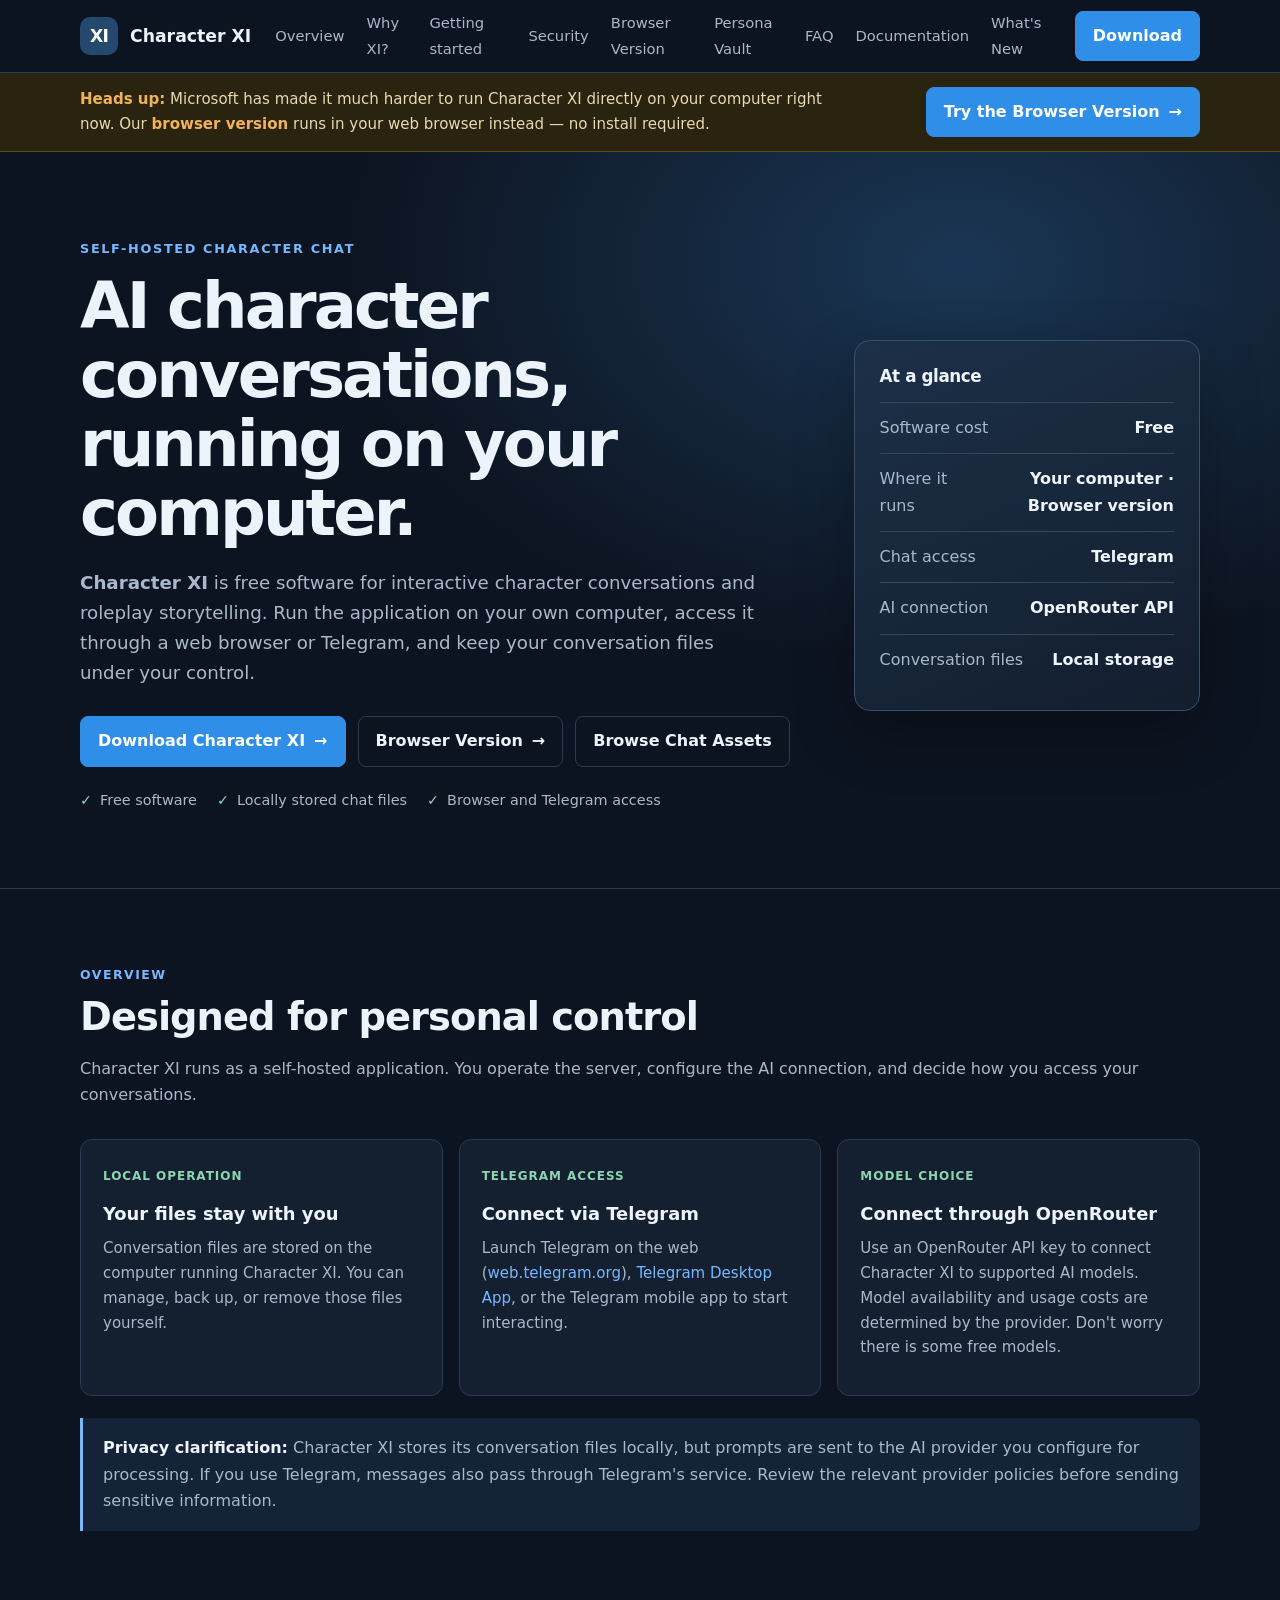
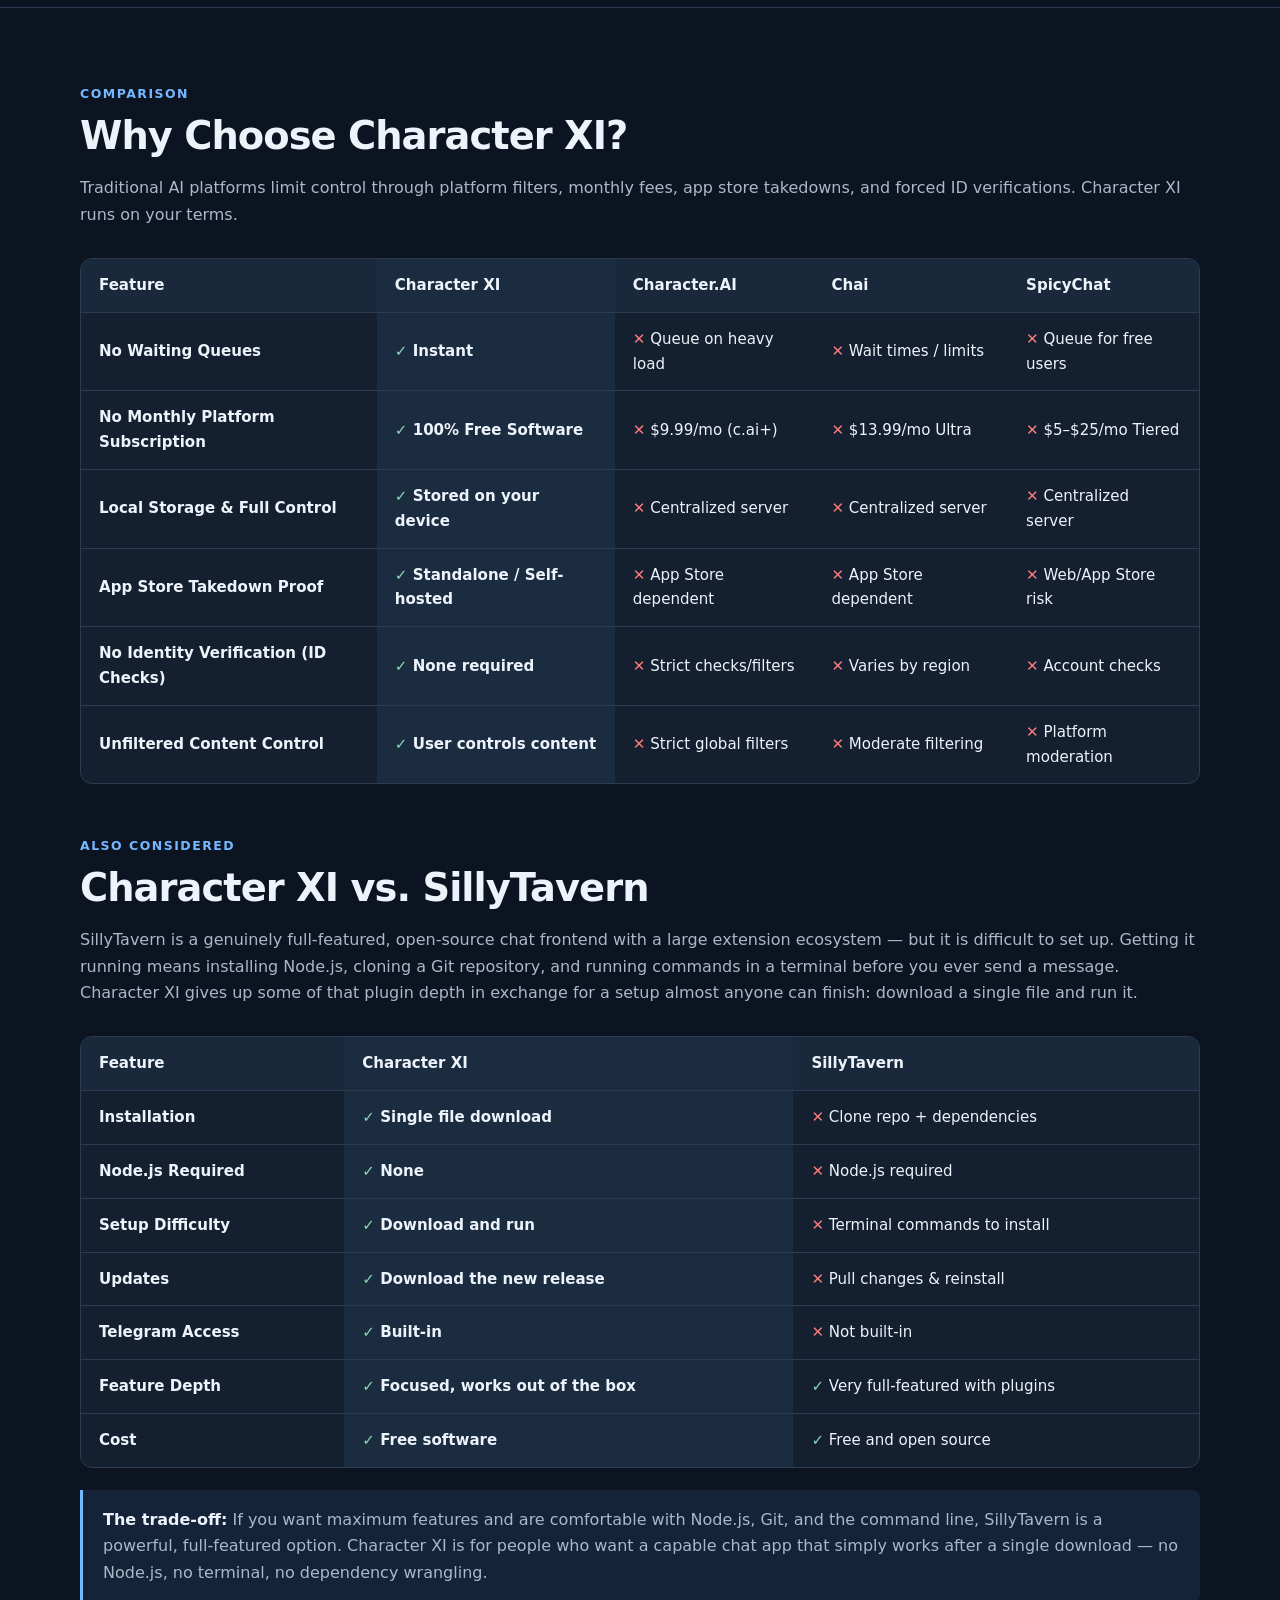
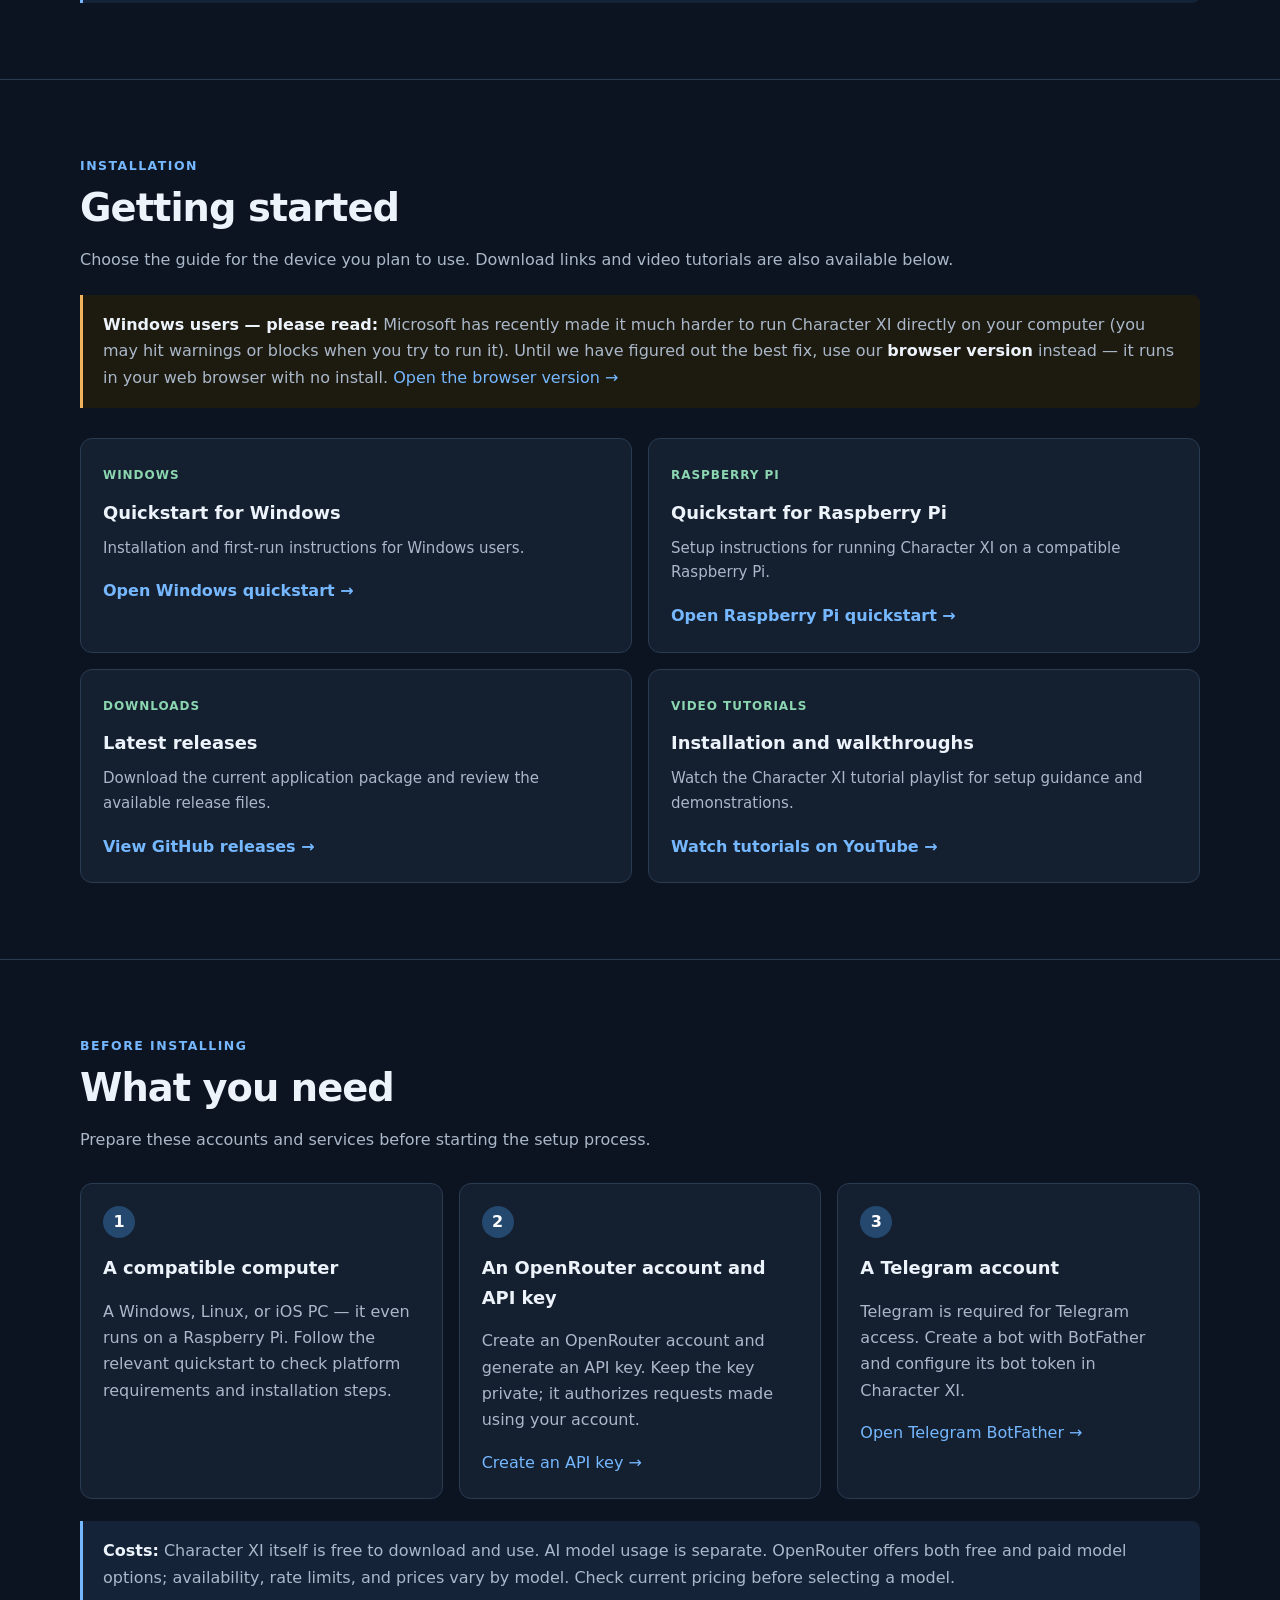
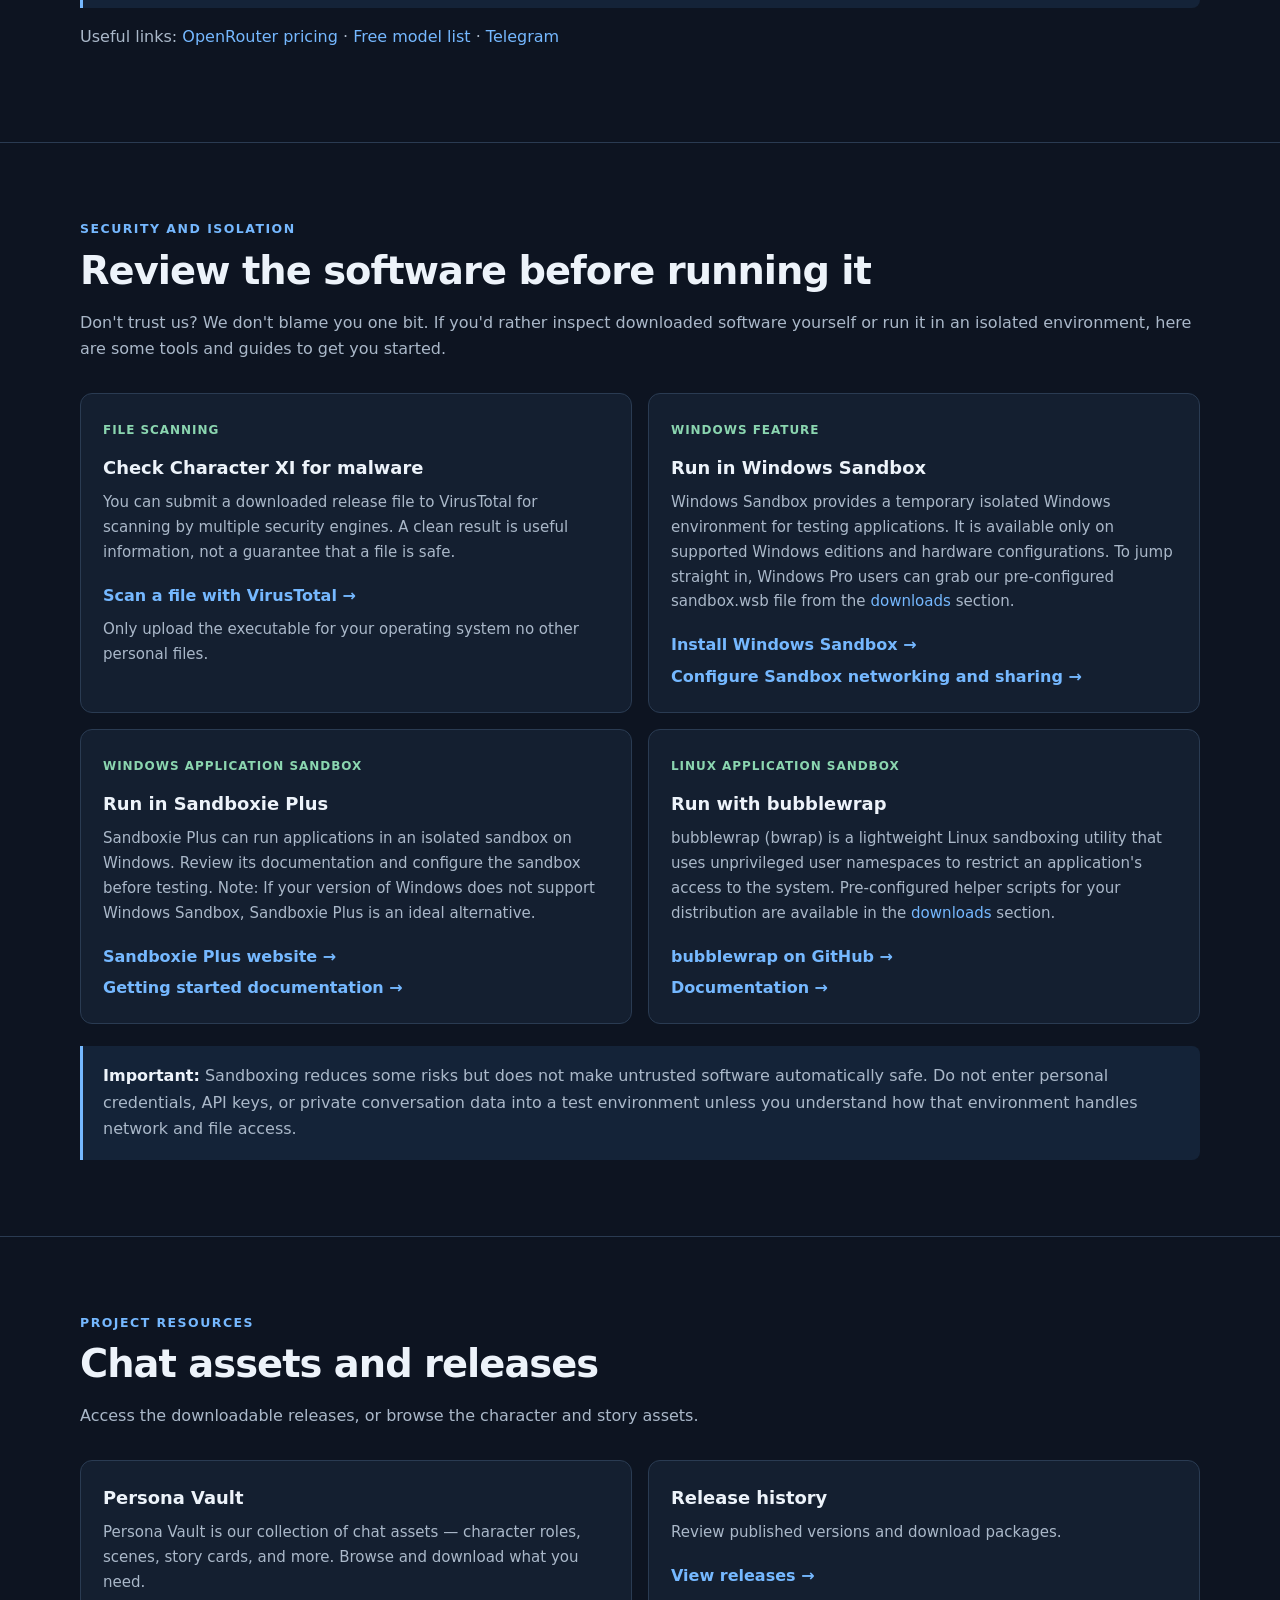
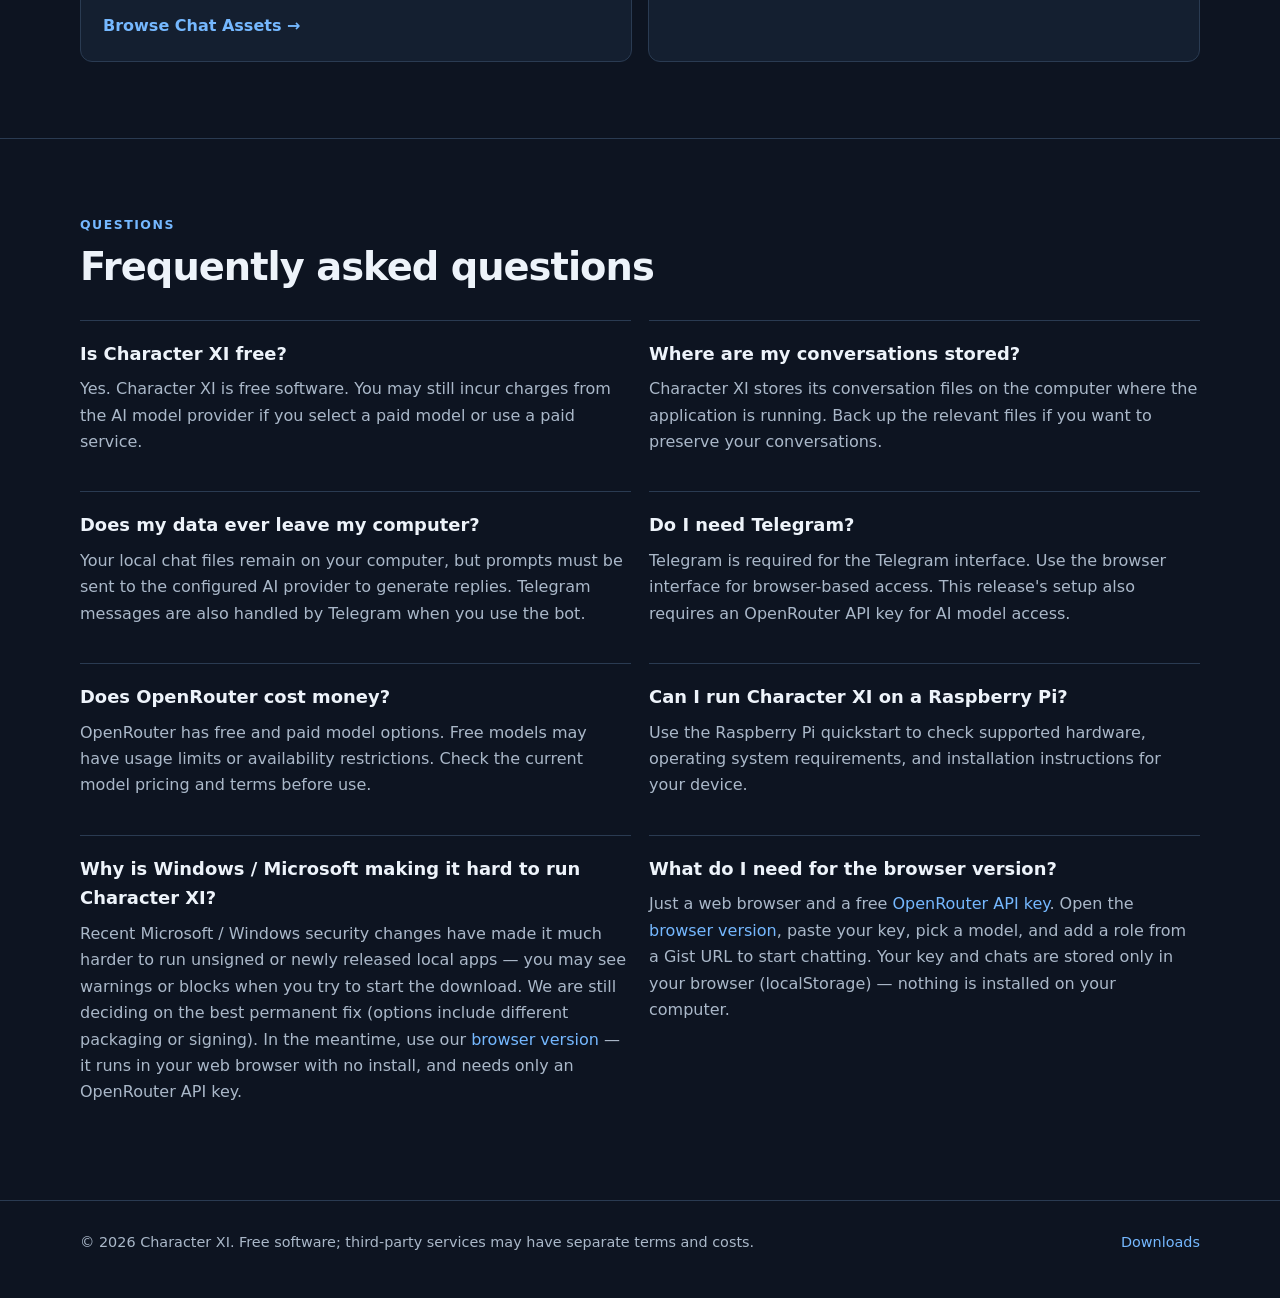
<file: index.html>
﻿<!DOCTYPE html>
<html lang="en">
<head>
  <meta charset="UTF-8">
  <meta name="viewport" content="width=device-width, initial-scale=1">
  <meta name="theme-color" content="#101827">
  <meta name="description" content="Character XI is free, self-hosted AI character chat software. Run it on your computer, keep your chat files locally, and connect through Telegram and OpenRouter.">
  <meta property="og:title" content="Character XI — Self-hosted AI character chat">
  <meta property="og:description" content="Run Character XI on your own computer. Your chat files stay local, and you choose the AI model provider.">
  <meta property="og:type" content="website">
  <title>Character XI — Self-hosted AI Character Chat</title>
  <link rel="icon" href="data:image/svg+xml,%3Csvg xmlns='http://www.w3.org/2000/svg' viewBox='0 0 64 64'%3E%3Crect width='64' height='64' rx='12' fill='%231d3557'/%3E%3Ctext x='32' y='43' font-size='30' font-family='Arial' font-weight='bold' text-anchor='middle' fill='white'%3EXI%3C/text%3E%3C/svg%3E">
  <style>
    :root {
      color-scheme: dark;
      --bg: #0d1421;
      --panel: #141f30;
      --panel-2: #19283b;
      --line: #2a3b52;
      --text: #edf3fa;
      --muted: #aab8c9;
      --accent: #75b8ff;
      --accent-strong: #2f8ee8;
      --good: #8bd6b0;
      --bad: #ff7b7b;
      --warn: #f0b35c;
      --max: 1120px;
    }
    * { box-sizing: border-box; }
    html { scroll-behavior: smooth; }
    body {
      margin: 0;
      background: var(--bg);
      color: var(--text);
      font: 16px/1.65 system-ui, -apple-system, BlinkMacSystemFont, "Segoe UI", sans-serif;
    }
    a { color: var(--accent); text-decoration: none; }
    a:hover { text-decoration: underline; }
    .container { width: min(var(--max), calc(100% - 40px)); margin: 0 auto; }
    .site-header {
      position: sticky; top: 0; z-index: 10;
      background: rgba(13,20,33,.94); backdrop-filter: blur(12px);
      border-bottom: 1px solid var(--line);
    }
    .nav { min-height: 72px; display: flex; align-items: center; justify-content: space-between; gap: 24px; }
    .brand { display: inline-flex; align-items: center; gap: 12px; color: var(--text); font-weight: 750; font-size: 1.08rem; white-space: nowrap; }
    .brand:hover { text-decoration: none; }
    .brand-mark { display: grid; place-items: center; width: 38px; height: 38px; border-radius: 10px; background: #24486e; color: white; letter-spacing: -.05em; }
    .nav-links { display: flex; align-items: center; gap: 22px; list-style: none; padding: 0; margin: 0; }
    .nav-links a { color: var(--muted); font-size: .92rem; }
    .nav-links a:hover { color: var(--text); }
    .button {
      display: inline-flex; align-items: center; justify-content: center; gap: 9px;
      border: 1px solid var(--accent-strong); border-radius: 8px; padding: 11px 17px;
      color: white; background: var(--accent-strong); font-weight: 650; transition: .15s ease;
    }
    .button:hover { background: #2478c8; text-decoration: none; }
    .button.secondary { background: transparent; border-color: var(--line); color: var(--text); }
    .button.secondary:hover { background: var(--panel-2); }
    .hero { padding: 86px 0 76px; border-bottom: 1px solid var(--line); background: radial-gradient(ellipse at 75% 15%, #1a3654 0, transparent 45%); }
    .hero-grid { display: grid; grid-template-columns: 1.35fr .65fr; gap: 54px; align-items: center; }
    .eyebrow { color: var(--accent); font-size: .8rem; font-weight: 750; letter-spacing: .13em; text-transform: uppercase; }
    h1 { margin: 12px 0 20px; max-width: 760px; font-size: clamp(2.55rem, 5vw, 4.5rem); line-height: 1.08; letter-spacing: -.045em; }
    .hero-copy { max-width: 680px; color: var(--muted); font-size: 1.14rem; }
    .hero-actions { display: flex; flex-wrap: wrap; gap: 12px; margin: 28px 0 22px; }
    .hero-points { display: flex; flex-wrap: wrap; gap: 10px 20px; color: var(--muted); font-size: .9rem; }
    .hero-points span::before { content: "✓"; color: var(--good); font-weight: 800; margin-right: 8px; }
    .summary-card { background: linear-gradient(155deg, #1c3048, #131e2e); border: 1px solid #35516e; border-radius: 16px; padding: 25px; box-shadow: 0 22px 60px #0004; }
    .summary-card h2 { font-size: 1.05rem; margin: 0 0 16px; }
    .summary-row { display: flex; justify-content: space-between; gap: 14px; padding: 12px 0; border-top: 1px solid #34465a; color: var(--muted); }
    .summary-row strong { color: var(--text); text-align: right; }
    .section { padding: 76px 0; border-bottom: 1px solid var(--line); }
    .section-head { max-width: 720px; margin-bottom: 30px; }
    #comparison .section-head { max-width: 980px; }
    .section-kicker { color: var(--accent); font-size: .78rem; font-weight: 750; letter-spacing: .12em; text-transform: uppercase; }
    h2 { margin: 8px 0 12px; font-size: clamp(1.8rem, 3vw, 2.55rem); line-height: 1.2; letter-spacing: -.025em; }
    h3 { margin: 0 0 8px; font-size: 1.12rem; }
    .section-head p, .muted { color: var(--muted); }
    .grid { display: grid; grid-template-columns: repeat(3, 1fr); gap: 16px; }
    .grid.two { grid-template-columns: repeat(2, 1fr); }
    .card { padding: 22px; background: var(--panel); border: 1px solid var(--line); border-radius: 12px; }
    .card p { margin: 8px 0 13px; color: var(--muted); font-size: .94rem; }
    .card .link { display: inline-block; margin-top: 5px; font-weight: 650; }
    .card-label { display: inline-block; margin-bottom: 12px; color: var(--good); font-size: .75rem; font-weight: 750; letter-spacing: .08em; text-transform: uppercase; }
    .steps { counter-reset: step; display: grid; grid-template-columns: repeat(3, 1fr); gap: 16px; }
    .step { padding: 22px; background: var(--panel); border: 1px solid var(--line); border-radius: 12px; }
    .step::before { counter-increment: step; content: counter(step); display: grid; place-items: center; width: 32px; height: 32px; margin-bottom: 15px; border-radius: 50%; background: #24486e; color: white; font-weight: 750; }
    .notice { padding: 17px 20px; border-left: 3px solid var(--accent); background: #142338; border-radius: 0 8px 8px 0; color: var(--muted); margin-top: 22px; }
    .notice strong { color: var(--text); }
    .notice.warn { border-left-color: var(--warn); background: #1d1a10; }
    .alert-banner { background: #2a230f; border-bottom: 1px solid #5c4a18; color: var(--text); }
    .alert-banner .container { display: flex; align-items: center; justify-content: space-between; gap: 18px; padding: 14px 0; flex-wrap: wrap; }
    .alert-banner p { margin: 0; color: #e8d9b0; font-size: .94rem; max-width: 760px; }
    .alert-banner strong { color: var(--warn); }
    .alert-banner .button { white-space: nowrap; }
    
    /* Comparison Table Styling */
    .table-container { overflow-x: auto; background: var(--panel); border: 1px solid var(--line); border-radius: 12px; margin-top: 24px; }
    .comparison-table { width: 100%; border-collapse: collapse; text-align: left; font-size: 0.94rem; }
    .comparison-table th, .comparison-table td { padding: 14px 18px; border-bottom: 1px solid var(--line); }
    .comparison-table th { background: var(--panel-2); color: var(--text); font-weight: 700; white-space: nowrap; }
    .comparison-table tr:last-child td { border-bottom: none; }
    .comparison-table .highlight { background: rgba(117, 184, 255, 0.08); font-weight: 600; color: var(--text); }
    .check { color: var(--good); font-weight: 800; }
    .cross { color: var(--bad); font-weight: 800; }

    .faq { display: grid; grid-template-columns: 1fr 1fr; gap: 18px; }
    .faq-item { padding: 18px 0; border-top: 1px solid var(--line); }
    .faq-item p { margin: 6px 0 0; color: var(--muted); }
    footer { padding: 30px 0 44px; color: var(--muted); font-size: .9rem; }
    .footer-row { display: flex; justify-content: space-between; flex-wrap: wrap; gap: 14px; }
    .mobile-menu-button { display: none; }
    @media (max-width: 850px) {
      .nav-links { display: none; position: absolute; top: 72px; left: 0; right: 0; padding: 18px 24px 22px; background: #101a29; border-bottom: 1px solid var(--line); flex-direction: column; align-items: flex-start; }
      .nav-links.open { display: flex; }
      .mobile-menu-button { display: inline-flex; border: 1px solid var(--line); background: transparent; color: var(--text); padding: 8px 11px; border-radius: 7px; }
      .nav-download { display: none; }
      .hero-grid { grid-template-columns: 1fr; gap: 30px; }
      .summary-card { max-width: 560px; }
      .grid, .steps { grid-template-columns: repeat(2, 1fr); }
    }
    @media (max-width: 580px) {
      .container { width: min(100% - 28px, var(--max)); }
      .hero { padding: 58px 0; }
      .section { padding: 56px 0; }
      .grid, .grid.two, .steps, .faq { grid-template-columns: 1fr; }
      .hero-actions .button { width: 100%; }
      h1 { font-size: 2.6rem; }
    }
  </style>
</head>
<body>
  <header class="site-header">
    <div class="container nav">
      <a class="brand" href="#top"><span class="brand-mark">XI</span><span>Character XI</span></a>
      <button class="mobile-menu-button" id="menuButton" type="button" aria-expanded="false" aria-controls="navLinks">Menu</button>
      <ul class="nav-links" id="navLinks">
        <li><a href="#features">Overview</a></li>
        <li><a href="#comparison">Why XI?</a></li>
        <li><a href="#getting-started">Getting started</a></li>
        <li><a href="#security">Security</a></li>
        <li><a href="chat/charxi_online.html">Browser Version</a></li>
        <li><a href="#resources">Persona Vault</a></li>
        <li><a href="#faq">FAQ</a></li>
        <li><a href="docs.html">Documentation</a></li>
        <li><a href="whats-new.html">What's New</a></li>
      </ul>
      <a class="button nav-download" href="https://github.com/mystupidchatapps/chatgo-releases/releases" target="_blank" rel="noopener noreferrer">Download</a>
    </div>
  </header>

  <div class="alert-banner" role="alert">
    <div class="container">
      <p><strong>Heads up:</strong> Microsoft has made it much harder to run Character XI directly on your computer right now. Our <strong>browser version</strong> runs in your web browser instead — no install required.</p>
      <a class="button" href="chat/charxi_online.html">Try the Browser Version <span aria-hidden="true">→</span></a>
    </div>
  </div>

  <main id="top">
    <section class="hero">
      <div class="container hero-grid">
        <div>
          <div class="eyebrow">Self-hosted character chat</div>
          <h1>AI character conversations, running on your computer.</h1>
          <p class="hero-copy"><strong>Character XI</strong> is free software for interactive character conversations and roleplay storytelling. Run the application on your own computer, access it through a web browser or Telegram, and keep your conversation files under your control.</p>
          <div class="hero-actions">
            <a class="button" href="https://github.com/mystupidchatapps/chatgo-releases/releases" target="_blank" rel="noopener noreferrer">Download Character XI <span aria-hidden="true">→</span></a>
            <a class="button secondary" href="chat/charxi_online.html">Browser Version <span aria-hidden="true">→</span></a>
            <a class="button secondary" href="browser_static.html" target="_blank" rel="noopener noreferrer">Browse Chat Assets</a>
          </div>
          <div class="hero-points">
            <span>Free software</span>
            <span>Locally stored chat files</span>
            <span>Browser and Telegram access</span>
          </div>
        </div>
        <aside class="summary-card" aria-label="Product summary">
          <h2>At a glance</h2>
          <div class="summary-row"><span>Software cost</span><strong>Free</strong></div>
          <div class="summary-row"><span>Where it runs</span><strong>Your computer · <a href="chat/charxi_online.html" style="color:inherit">Browser version</a></strong></div>
          <div class="summary-row"><span>Chat access</span><strong>Telegram</strong></div>
          <div class="summary-row"><span>AI connection</span><strong>OpenRouter API</strong></div>
          <div class="summary-row"><span>Conversation files</span><strong>Local storage</strong></div>
        </aside>
      </div>
    </section>

    <section class="section" id="features">
      <div class="container">
        <div class="section-head" style="max-width: none;">
          <div class="section-kicker">Overview</div>
          <h2>Designed for personal control</h2>
          <p>Character XI runs as a self-hosted application. You operate the server, configure the AI connection, and decide how you access your conversations.</p>
        </div>
        <div class="grid">
          <article class="card">
            <span class="card-label">Local operation</span>
            <h3>Your files stay with you</h3>
            <p>Conversation files are stored on the computer running Character XI. You can manage, back up, or remove those files yourself.</p>
          </article>
          <article class="card">
            <span class="card-label">Telegram access</span>
            <h3>Connect via Telegram</h3>
            <p>Launch Telegram on the web (<a href="https://web.telegram.org/" target="_blank" rel="noopener noreferrer">web.telegram.org</a>), <a href="https://desktop.telegram.org/" target="_blank" rel="noopener noreferrer">Telegram Desktop App</a>, or the Telegram mobile app to start interacting.</p>
          </article>
          <article class="card">
            <span class="card-label">Model choice</span>
            <h3>Connect through OpenRouter</h3>
            <p>Use an OpenRouter API key to connect Character XI to supported AI models. Model availability and usage costs are determined by the provider. Don't worry there is some free models.</p>
          </article>
        </div>
        <div class="notice"><strong>Privacy clarification:</strong> Character XI stores its conversation files locally, but prompts are sent to the AI provider you configure for processing. If you use Telegram, messages also pass through Telegram's service. Review the relevant provider policies before sending sensitive information.</div>
      </div>
    </section>

    <section class="section" id="comparison">
      <div class="container">
        <div class="section-head" style="max-width: none;">
          <div class="section-kicker">Comparison</div>
          <h2>Why Choose Character XI?</h2>
          <p>Traditional AI platforms limit control through platform filters, monthly fees, app store takedowns, and forced ID verifications. Character XI runs on your terms.</p>
        </div>
        <div class="table-container">
          <table class="comparison-table">
            <thead>
              <tr>
                <th>Feature</th>
                <th class="highlight">Character XI</th>
                <th>Character.AI</th>
                <th>Chai</th>
                <th>SpicyChat</th>
              </tr>
            </thead>
            <tbody>
              <tr>
                <td><strong>No Waiting Queues</strong></td>
                <td class="highlight"><span class="check">✓</span> Instant</td>
                <td><span class="cross">✕</span> Queue on heavy load</td>
                <td><span class="cross">✕</span> Wait times / limits</td>
                <td><span class="cross">✕</span> Queue for free users</td>
              </tr>
              <tr>
                <td><strong>No Monthly Platform Subscription</strong></td>
                <td class="highlight"><span class="check">✓</span> 100% Free Software</td>
                <td><span class="cross">✕</span> $9.99/mo (c.ai+)</td>
                <td><span class="cross">✕</span> $13.99/mo Ultra</td>
                <td><span class="cross">✕</span> $5–$25/mo Tiered</td>
              </tr>
              <tr>
                <td><strong>Local Storage &amp; Full Control</strong></td>
                <td class="highlight"><span class="check">✓</span> Stored on your device</td>
                <td><span class="cross">✕</span> Centralized server</td>
                <td><span class="cross">✕</span> Centralized server</td>
                <td><span class="cross">✕</span> Centralized server</td>
              </tr>
              <tr>
                <td><strong>App Store Takedown Proof</strong></td>
                <td class="highlight"><span class="check">✓</span> Standalone / Self-hosted</td>
                <td><span class="cross">✕</span> App Store dependent</td>
                <td><span class="cross">✕</span> App Store dependent</td>
                <td><span class="cross">✕</span> Web/App Store risk</td>
              </tr>
              <tr>
                <td><strong>No Identity Verification (ID Checks)</strong></td>
                <td class="highlight"><span class="check">✓</span> None required</td>
                <td><span class="cross">✕</span> Strict checks/filters</td>
                <td><span class="cross">✕</span> Varies by region</td>
                <td><span class="cross">✕</span> Account checks</td>
              </tr>
              <tr>
                <td><strong>Unfiltered Content Control</strong></td>
                <td class="highlight"><span class="check">✓</span> User controls content</td>
                <td><span class="cross">✕</span> Strict global filters</td>
                <td><span class="cross">✕</span> Moderate filtering</td>
                <td><span class="cross">✕</span> Platform moderation</td>
              </tr>
            </tbody>
          </table>
        </div>

        <div class="section-head" style="margin-top: 52px; max-width: none;">
          <div class="section-kicker">Also considered</div>
          <h2>Character XI vs. SillyTavern</h2>
          <p>SillyTavern is a genuinely full-featured, open-source chat frontend with a large extension ecosystem — but it is difficult to set up. Getting it running means installing Node.js, cloning a Git repository, and running commands in a terminal before you ever send a message. Character XI gives up some of that plugin depth in exchange for a setup almost anyone can finish: download a single file and run it.</p>
        </div>
        <div class="table-container">
          <table class="comparison-table">
            <thead>
              <tr>
                <th>Feature</th>
                <th class="highlight">Character XI</th>
                <th>SillyTavern</th>
              </tr>
            </thead>
            <tbody>
              <tr>
                <td><strong>Installation</strong></td>
                <td class="highlight"><span class="check">✓</span> Single file download</td>
                <td><span class="cross">✕</span> Clone repo + dependencies</td>
              </tr>
              <tr>
                <td><strong>Node.js Required</strong></td>
                <td class="highlight"><span class="check">✓</span> None</td>
                <td><span class="cross">✕</span> Node.js required</td>
              </tr>
              <tr>
                <td><strong>Setup Difficulty</strong></td>
                <td class="highlight"><span class="check">✓</span> Download and run</td>
                <td><span class="cross">✕</span> Terminal commands to install</td>
              </tr>
              
              <tr>
                <td><strong>Updates</strong></td>
                <td class="highlight"><span class="check">✓</span> Download the new release</td>
                <td><span class="cross">✕</span> Pull changes &amp; reinstall</td>
              </tr>
              <tr>
                <td><strong>Telegram Access</strong></td>
                <td class="highlight"><span class="check">✓</span> Built-in</td>
                <td><span class="cross">✕</span> Not built-in</td>
              </tr>
              <tr>
                <td><strong>Feature Depth</strong></td>
                <td class="highlight"><span class="check">✓</span> Focused, works out of the box</td>
                <td><span class="check">✓</span> Very full-featured with plugins</td>
              </tr>
              <tr>
                <td><strong>Cost</strong></td>
                <td class="highlight"><span class="check">✓</span> Free software</td>
                <td><span class="check">✓</span> Free and open source</td>
              </tr>
            </tbody>
          </table>
        </div>
        <div class="notice"><strong>The trade-off:</strong> If you want maximum features and are comfortable with Node.js, Git, and the command line, SillyTavern is a powerful, full-featured option. Character XI is for people who want a capable chat app that simply works after a single download — no Node.js, no terminal, no dependency wrangling.</div>
      </div>
    </section>

    <section class="section" id="getting-started">
      <div class="container">
        <div class="section-head" style="max-width: none;">
          <div class="section-kicker">Installation</div>
          <h2>Getting started</h2>
          <p>Choose the guide for the device you plan to use. Download links and video tutorials are also available below.</p>
          <div class="notice warn"><strong>Windows users — please read:</strong> Microsoft has recently made it much harder to run Character XI directly on your computer (you may hit warnings or blocks when you try to run it). Until we have figured out the best fix, use our <strong>browser version</strong> instead — it runs in your web browser with no install. <a href="charxi_online.html">Open the browser version →</a></div>
        </div>
        <div class="grid two">
          <article class="card">
            <span class="card-label">Windows</span>
            <h3>Quickstart for Windows</h3>
            <p>Installation and first-run instructions for Windows users.</p>
            <a class="link" href="quickstart-windows.html">Open Windows quickstart →</a>
          </article>
          <article class="card">
            <span class="card-label">Raspberry Pi</span>
            <h3>Quickstart for Raspberry Pi</h3>
            <p>Setup instructions for running Character XI on a compatible Raspberry Pi.</p>
            <a class="link" href="quickstart-raspberry-pi.html">Open Raspberry Pi quickstart →</a>
          </article>
          <article class="card">
            <span class="card-label">Downloads</span>
            <h3>Latest releases</h3>
            <p>Download the current application package and review the available release files.</p>
            <a class="link" href="https://github.com/mystupidchatapps/chatgo-releases/releases" target="_blank" rel="noopener noreferrer">View GitHub releases →</a>
          </article>
          <article class="card">
            <span class="card-label">Video tutorials</span>
            <h3>Installation and walkthroughs</h3>
            <p>Watch the Character XI tutorial playlist for setup guidance and demonstrations.</p>
            <a class="link" href="https://www.youtube.com/playlist?list=PLSgewa1t25Pc" target="_blank" rel="noopener noreferrer">Watch tutorials on YouTube →</a>
          </article>
        </div>
      </div>
    </section>

    <section class="section" id="requirements">
      <div class="container">
        <div class="section-head" style="max-width: none;">
          <div class="section-kicker">Before installing</div>
          <h2>What you need</h2>
          <p>Prepare these accounts and services before starting the setup process.</p>
        </div>
        <div class="steps">
          <article class="step">
            <h3>A compatible computer</h3>
            <p class="muted">A Windows, Linux, or iOS PC — it even runs on a Raspberry Pi. Follow the relevant quickstart to check platform requirements and installation steps.</p>
          </article>
          <article class="step">
            <h3>An OpenRouter account and API key</h3>
            <p class="muted">Create an OpenRouter account and generate an API key. Keep the key private; it authorizes requests made using your account.</p>
            <a class="link" href="https://openrouter.ai/keys" target="_blank" rel="noopener noreferrer">Create an API key →</a>
          </article>
          <article class="step">
            <h3>A Telegram account</h3>
            <p class="muted">Telegram is required for Telegram access. Create a bot with BotFather and configure its bot token in Character XI.</p>
            <a class="link" href="https://t.me/BotFather" target="_blank" rel="noopener noreferrer">Open Telegram BotFather →</a>
          </article>
        </div>
        <div class="notice"><strong>Costs:</strong> Character XI itself is free to download and use. AI model usage is separate. OpenRouter offers both free and paid model options; availability, rate limits, and prices vary by model. Check current pricing before selecting a model.</div>
        <p class="muted" style="margin-top:16px">Useful links: <a href="https://openrouter.ai/pricing" target="_blank" rel="noopener noreferrer">OpenRouter pricing</a> · <a href="https://openrouter.ai/collections/free-models" target="_blank" rel="noopener noreferrer">Free model list</a> · <a href="https://web.telegram.org/" target="_blank" rel="noopener noreferrer">Telegram</a></p>
      </div>
    </section>

    <section class="section" id="security">
      <div class="container">
        <div class="section-head" style="max-width: none;">
          <div class="section-kicker">Security and isolation</div>
          <h2>Review the software before running it</h2>
          <p>Don't trust us? We don't blame you one bit. If you'd rather inspect downloaded software yourself or run it in an isolated environment, here are some tools and guides to get you started.</p>
        </div>
        <div class="grid two">
          <article class="card">
            <span class="card-label">File scanning</span>
            <h3>Check Character XI for malware</h3>
            <p>You can submit a downloaded release file to VirusTotal for scanning by multiple security engines. A clean result is useful information, not a guarantee that a file is safe.</p>
            <a class="link" href="https://www.virustotal.com/gui/home/upload" target="_blank" rel="noopener noreferrer">Scan a file with VirusTotal →</a>
            <p class="muted">Only upload the executable for your operating system no other personal files.</p>
          </article>
          <article class="card">
            <span class="card-label">Windows feature</span>
            <h3>Run in Windows Sandbox</h3>
            <p>Windows Sandbox provides a temporary isolated Windows environment for testing applications. It is available only on supported Windows editions and hardware configurations. To jump straight in, Windows Pro users can grab our pre-configured sandbox.wsb file from the <a href="https://github.com/mystupidchatapps/chatgo-releases/releases" target="_blank" rel="noopener noreferrer">downloads</a> section.</p>
            <a class="link" href="https://learn.microsoft.com/en-us/windows/security/application-security/application-isolation/windows-sandbox/windows-sandbox-install" target="_blank" rel="noopener noreferrer">Install Windows Sandbox →</a><br>
            <a class="link" href="https://learn.microsoft.com/en-us/windows/security/threat-protection/windows-sandbox/windows-sandbox-configure-using-wsb-file" target="_blank" rel="noopener noreferrer">Configure Sandbox networking and sharing →</a>
          </article>
          <article class="card">
            <span class="card-label">Windows application sandbox</span>
            <h3>Run in Sandboxie Plus</h3>
            <p>Sandboxie Plus can run applications in an isolated sandbox on Windows. Review its documentation and configure the sandbox before testing. Note: If your version of Windows does not support Windows Sandbox, Sandboxie Plus is an ideal alternative.</p>
            <a class="link" href="https://sandboxie-plus.com/" target="_blank" rel="noopener noreferrer">Sandboxie Plus website →</a><br>
            <a class="link" href="https://sandboxie-plus.github.io/sandboxie-docs/Content/GettingStarted/" target="_blank" rel="noopener noreferrer">Getting started documentation →</a>
          </article>
          <article class="card">
            <span class="card-label">Linux application sandbox</span>
            <h3>Run with bubblewrap</h3>
            <p>bubblewrap (bwrap) is a lightweight Linux sandboxing utility that uses unprivileged user namespaces to restrict an application's access to the system. Pre-configured helper scripts for your distribution are available in the <a href="https://github.com/mystupidchatapps/chatgo-releases/releases" target="_blank" rel="noopener noreferrer">downloads</a> section.</p>
            <a class="link" href="https://github.com/containers/bubblewrap" target="_blank" rel="noopener noreferrer">bubblewrap on GitHub →</a><br>
            <a class="link" href="https://github.com/containers/bubblewrap/blob/main/README.md" target="_blank" rel="noopener noreferrer">Documentation →</a>
          </article>
        </div>
        <div class="notice"><strong>Important:</strong> Sandboxing reduces some risks but does not make untrusted software automatically safe. Do not enter personal credentials, API keys, or private conversation data into a test environment unless you understand how that environment handles network and file access.</div>
      </div>
    </section>

    <section class="section" id="resources">
      <div class="container">
        <div class="section-head" style="max-width: none;">
          <div class="section-kicker">Project resources</div>
          <h2>Chat assets and releases</h2>
          <p>Access the downloadable releases, or browse the character and story assets.</p>
        </div>
        <div class="grid two">
          <article class="card">
            <h3>Persona Vault</h3>
            <p>Persona Vault is our collection of chat assets — character roles, scenes, story cards, and more. Browse and download what you need.</p>
            <a class="link" href="browser_static.html" target="_blank" rel="noopener noreferrer">Browse Chat Assets →</a>
          </article>
          <article class="card">
            <h3>Release history</h3>
            <p>Review published versions and download packages.</p>
            <a class="link" href="https://github.com/mystupidchatapps/chatgo-releases/releases" target="_blank" rel="noopener noreferrer">View releases →</a>
          </article>
        </div>
      </div>
    </section>

    <section class="section" id="faq">
      <div class="container">
        <div class="section-head">
          <div class="section-kicker">Questions</div>
          <h2>Frequently asked questions</h2>
        </div>
        <div class="faq">
          <article class="faq-item">
            <h3>Is Character XI free?</h3>
            <p>Yes. Character XI is free software. You may still incur charges from the AI model provider if you select a paid model or use a paid service.</p>
          </article>
          <article class="faq-item">
            <h3>Where are my conversations stored?</h3>
            <p>Character XI stores its conversation files on the computer where the application is running. Back up the relevant files if you want to preserve your conversations.</p>
          </article>
          <article class="faq-item">
            <h3>Does my data ever leave my computer?</h3>
            <p>Your local chat files remain on your computer, but prompts must be sent to the configured AI provider to generate replies. Telegram messages are also handled by Telegram when you use the bot.</p>
          </article>
          <article class="faq-item">
            <h3>Do I need Telegram?</h3>
            <p>Telegram is required for the Telegram interface. Use the browser interface for browser-based access. This release's setup also requires an OpenRouter API key for AI model access.</p>
          </article>
          <article class="faq-item">
            <h3>Does OpenRouter cost money?</h3>
            <p>OpenRouter has free and paid model options. Free models may have usage limits or availability restrictions. Check the current model pricing and terms before use.</p>
          </article>
          <article class="faq-item">
            <h3>Can I run Character XI on a Raspberry Pi?</h3>
            <p>Use the Raspberry Pi quickstart to check supported hardware, operating system requirements, and installation instructions for your device.</p>
          </article>
          <article class="faq-item">
            <h3>Why is Windows / Microsoft making it hard to run Character XI?</h3>
            <p>Recent Microsoft / Windows security changes have made it much harder to run unsigned or newly released local apps — you may see warnings or blocks when you try to start the download. We are still deciding on the best permanent fix (options include different packaging or signing). In the meantime, use our <a href="chat/charxi_online.html">browser version</a> — it runs in your web browser with no install, and needs only an OpenRouter API key.</p>
          </article>
          <article class="faq-item">
            <h3>What do I need for the browser version?</h3>
            <p>Just a web browser and a free <a href="https://openrouter.ai/keys" target="_blank" rel="noopener noreferrer">OpenRouter API key</a>. Open the <a href="chat/charxi_online.html">browser version</a>, paste your key, pick a model, and add a role from a Gist URL to start chatting. Your key and chats are stored only in your browser (localStorage) — nothing is installed on your computer.</p>
          </article>
        </div>
      </div>
    </section>
  </main>

  <footer>
    <div class="container footer-row">
      <span>© <span id="year"></span> Character XI. Free software; third-party services may have separate terms and costs.</span>
      <span><a href="https://github.com/mystupidchatapps/chatgo-releases/releases" target="_blank" rel="noopener noreferrer">Downloads</a></span>
    </div>
  </footer>
  <script>
    const menuButton = document.getElementById('menuButton');
    const navLinks = document.getElementById('navLinks');
    menuButton.addEventListener('click', () => {
      const isOpen = navLinks.classList.toggle('open');
      menuButton.setAttribute('aria-expanded', String(isOpen));
    });
    navLinks.querySelectorAll('a').forEach(link => link.addEventListener('click', () => {
      navLinks.classList.remove('open');
      menuButton.setAttribute('aria-expanded', 'false');
    }));
    document.getElementById('year').textContent = new Date().getFullYear();
  </script>
</body>
</html>
</file>
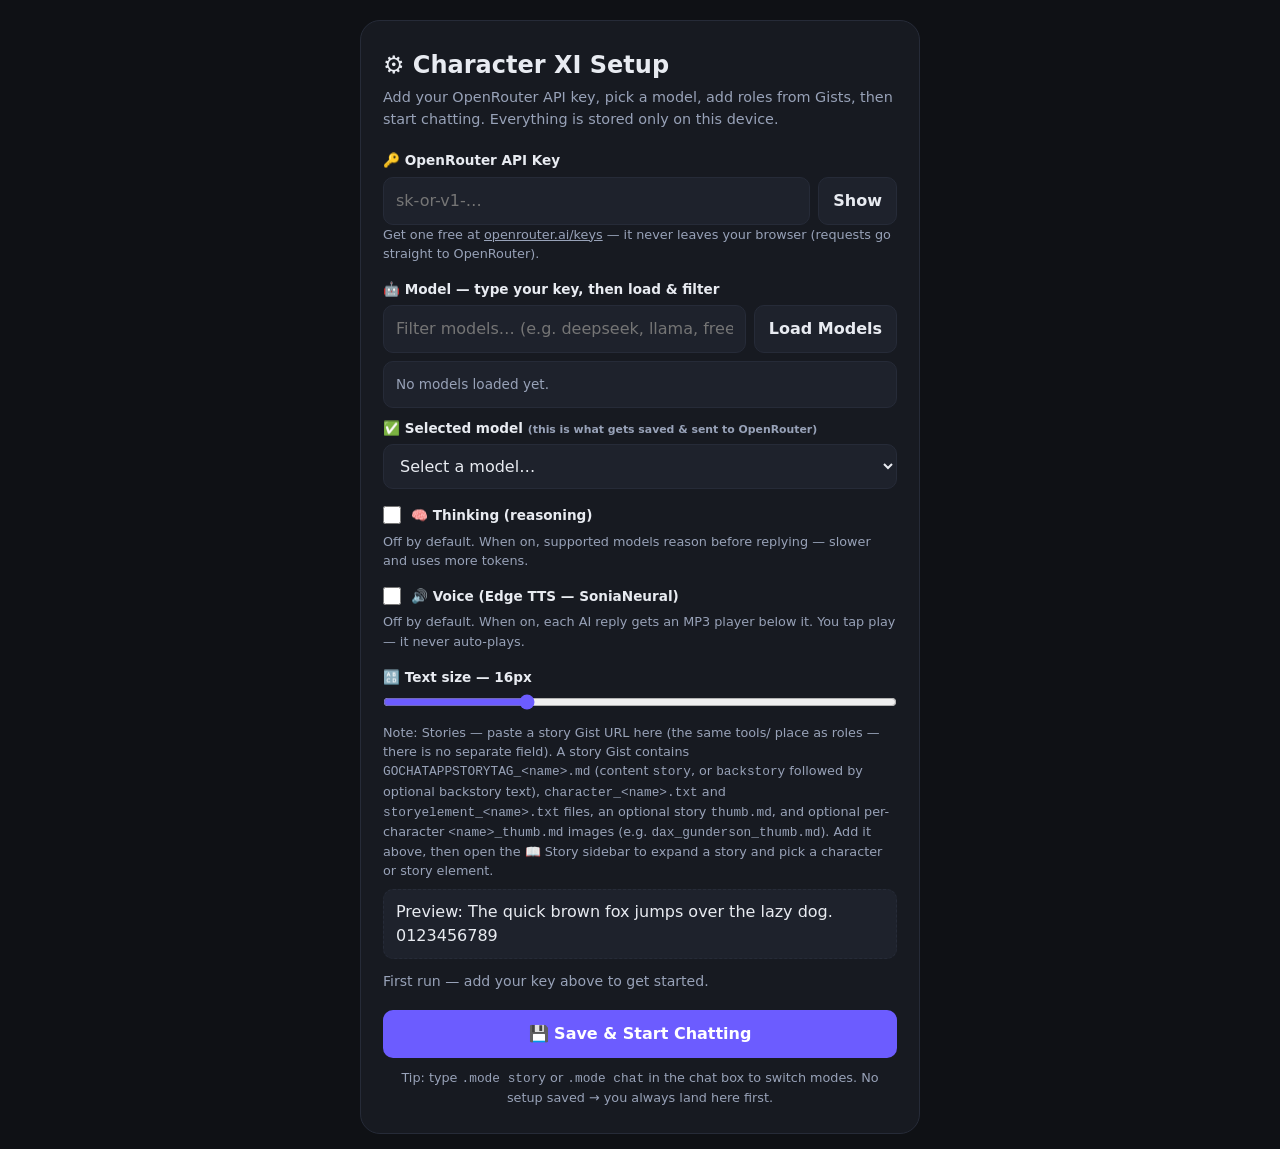
<file: charxi_online.html>
<!DOCTYPE html>
<html lang="en">
<head>
<meta charset="UTF-8">
<meta http-equiv="refresh" content="0; url=chat/charxi_online.html">
<title>Redirecting to Character XI Chat…</title>
<link rel="stylesheet" href="charxi_online.css?v=1">
</head>
<body>
<p>Redirecting to <a href="chat/charxi_online.html">Character XI Chat</a>…</p>
<script>
  (function () {
    var target = 'chat/charxi_online.html' + window.location.search + window.location.hash;
    if (window.location.replace) {
      window.location.replace(target);
    } else {
      window.location.href = target;
    }
  })();
</script>
</body>
</html>
</file>
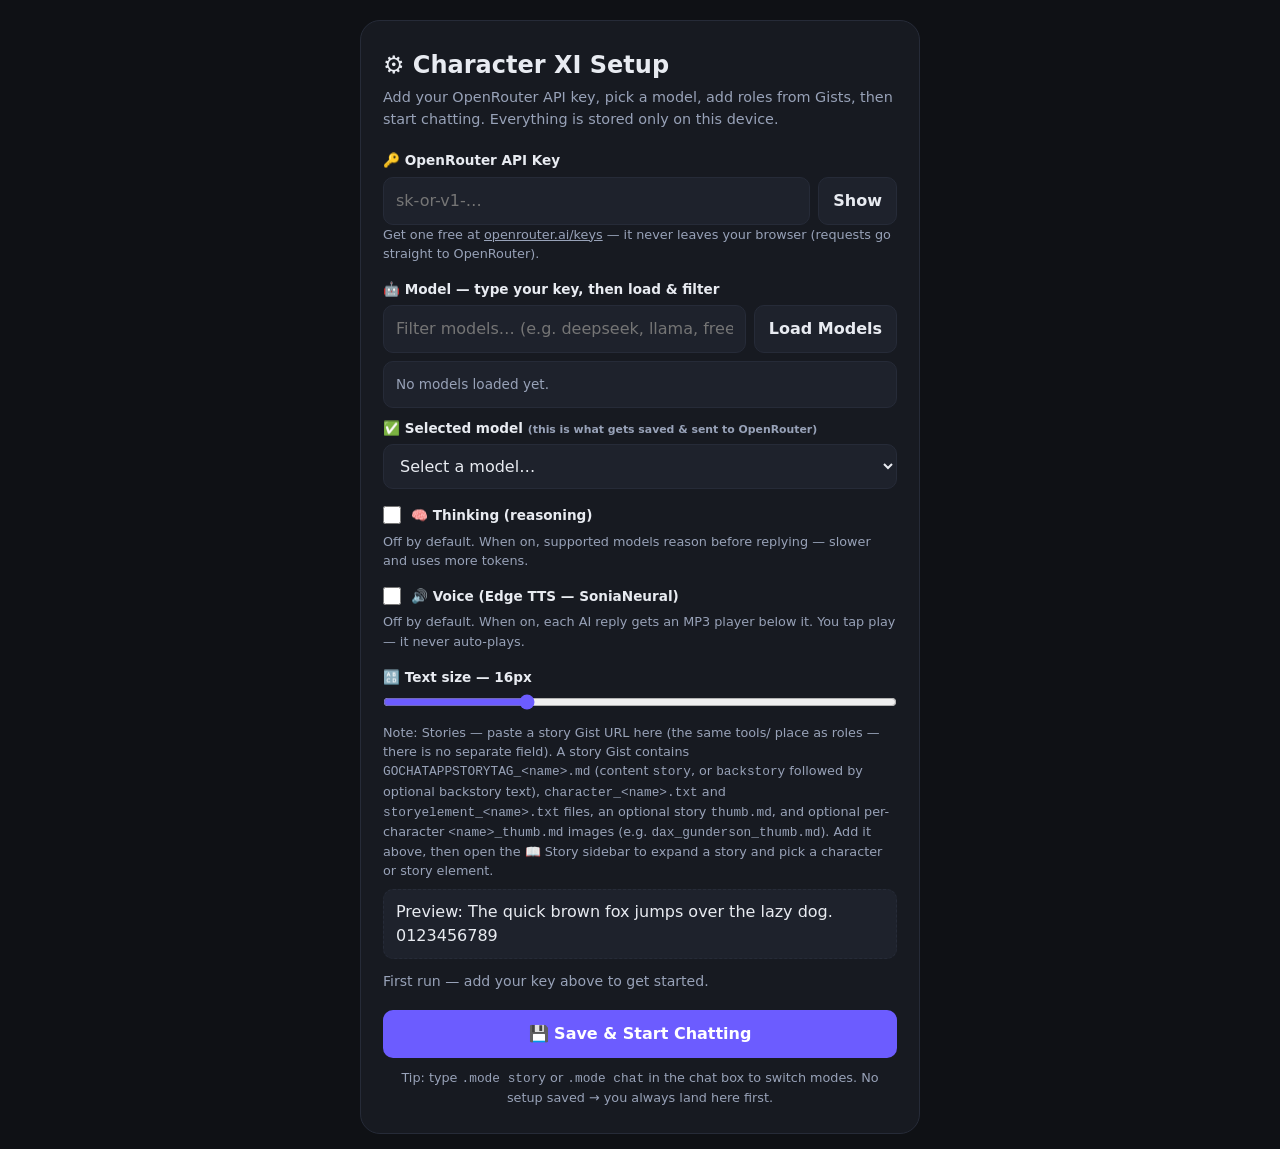
<file: chat/charxi_online.html>
<!DOCTYPE html>
<html lang="en">
<head>
<meta charset="UTF-8">
<meta name="viewport" content="width=device-width, initial-scale=1, viewport-fit=cover">
<title>Character XI Chat</title>
<link rel="stylesheet" href="charxi_online.css?v=1">
</head>
<body>

<!-- ============ SETUP ============ -->
<section id="setupView">
  <div class="card">
    <h1>⚙️ Character XI Setup</h1>
    <p class="sub">Add your OpenRouter API key, pick a model, add roles from Gists, then start chatting. Everything is stored only on this device.</p>

    <label for="apiKey">🔑 OpenRouter API Key</label>
    <div class="keyrow">
      <input type="password" id="apiKey" placeholder="sk-or-v1-…" autocomplete="off" spellcheck="false">
      <button class="btn ghost" id="toggleKey" type="button">Show</button>
    </div>
    <p class="small">Get one free at <span style="text-decoration:underline">openrouter.ai/keys</span> — it never leaves your browser (requests go straight to OpenRouter).</p>

    <label>🤖 Model — type your key, then load &amp; filter</label>
    <div class="keyrow">
      <input type="text" id="modelFilter" placeholder="Filter models… (e.g. deepseek, llama, free)" autocomplete="off">
      <button class="btn ghost" id="loadModels" type="button">Load Models</button>
    </div>
    <div id="modelList"><div class="empty">No models loaded yet.</div></div>
    <label style="margin-top:10px">✅ Selected model <span class="small">(this is what gets saved &amp; sent to OpenRouter)</span></label>
    <select id="modelSelect" aria-label="Selected model"><option value="">Select a model…</option></select>

    <label class="check" for="thinkToggle"><input type="checkbox" id="thinkToggle"> 🧠 Thinking (reasoning)</label>
    <p class="small" style="margin-top:6px">Off by default. When on, supported models reason before replying — slower and uses more tokens.</p>

    <label class="check" for="voiceToggle"><input type="checkbox" id="voiceToggle"> 🔊 Voice (Edge TTS — SoniaNeural)</label>
    <p class="small" style="margin-top:6px">Off by default. When on, each AI reply gets an MP3 player below it. You tap play — it never auto-plays.</p>

    <label>🔠 Text size — <span id="fsVal">16px</span></label>
    <input type="range" id="fontSize" min="13" max="24" step="1" value="16">
    <p class="small" style="margin-top:6px">Note: Stories — paste a story Gist URL here (the same tools/ place as roles — there is no separate field). A story Gist contains <code>GOCHATAPPSTORYTAG_&lt;name&gt;.md</code> (content <code>story</code>, or <code>backstory</code> followed by optional backstory text), <code>character_&lt;name&gt;.txt</code> and <code>storyelement_&lt;name&gt;.txt</code> files, an optional story <code>thumb.md</code>, and optional per-character <code>&lt;name&gt;_thumb.md</code> images (e.g. <code>dax_gunderson_thumb.md</code>). Add it above, then open the 📖 Story sidebar to expand a story and pick a character or story element.</p>
    <div id="fsPreview">Preview: The quick brown fox jumps over the lazy dog. 0123456789</div>

    <p id="setupMsg"></p>
    <button class="btn" id="saveSetup">💾 Save &amp; Start Chatting</button>
    <p class="small" style="margin-top:10px;text-align:center">Tip: type <code>.mode story</code> or <code>.mode chat</code> in the chat box to switch modes. No setup saved → you always land here first.</p>
  </div>
</section>

<!-- ============ CHAT ============ -->
<section id="chatView" class="hidden">
  <div id="overlay"></div>
  <div id="ctxMenu" class="ctxMenu hidden" role="menu"></div>
  <aside id="sidebar">
    <header>
      <h2 id="sidebarTitle">🧑‍🎭 Chat</h2>
      <p class="small" id="sidebarSubtitle">Tap a role to chat. Chats resume where you left off.</p>
      <div id="sidebarTabs" class="sideTabs" role="tablist" aria-label="Sidebar tabs">
        <button class="sideTab active" id="tabRoles" role="tab" aria-selected="true" aria-controls="rolesPanel">🧑‍🎭 Chat</button>
        <button class="sideTab hidden" id="tabPersonas" role="tab" aria-selected="false" aria-controls="personasPanel">👥 Personas</button>
      </div>
      <details class="pageMenu">
        <summary>🧭 Pages</summary>
        <nav aria-label="Pages">
          <a href="story_creator.html" target="_blank" rel="noopener noreferrer">📖 Story Creator</a>
        </nav>
      </details>
    </header>
    <div id="rolesPanel" role="tabpanel" aria-labelledby="tabRoles">
      <div id="roleList"></div>
      <div id="storyList" class="hidden"></div>
      <div id="addRole">
        <a class="findRolesLink" href="../browser_static.html" target="_blank" rel="noopener noreferrer">Browse Roles/Stories →</a>
        <p class="small">Browse roles/stories, then copy and paste a role/story Gist URL here:</p>
        <input type="url" id="newGist" placeholder="Paste Role URL to add role" autocomplete="off">
        <button class="btn ghost" id="addRoleBtn" style="width:100%">+ Add role from Gist</button>
        <div id="addRoleMsg"></div>
      </div>
    </div>
    <div id="personasPanel" role="tabpanel" aria-labelledby="tabPersonas" class="hidden">
      <div id="personaList"></div>
      <div id="addPersona">
        <button class="btn" id="newPersonaBtn" style="width:100%">+ New Persona</button>
        <button class="btn" id="newStoryBtn" style="width:100%;margin-top:8px">+ New Story</button>
        <p class="small" style="margin-top:8px">Create and manage your local personas and stories.</p>
      </div>
    </div>
  </aside>

  <main id="main">
    <div id="chatHeader">
      <button class="iconBtn" id="menuBtn">☰</button>
      <img id="hdrImg" alt="">
      <div class="title"><b id="hdrName">No role selected</b><span id="hdrModel"></span></div>
      <div id="voiceCtl" aria-label="Voice controls">
        <button class="iconBtn" id="voiceHdrBtn" aria-pressed="false" title="Voice off — tap to enable">🔇</button>
        <input type="range" id="voiceSpeed" min="1" max="10" step="1" value="1" aria-label="Voice speed (left = normal, right = faster)" disabled>
      </div>
      <button class="iconBtn" id="modeBtn" title="Toggle chat / story mode">💬 Chat</button>
      <button class="iconBtn" id="settingsBtn">⚙️</button>
    </div>

    <div id="messages"></div>

    <div id="composer">
     <div class="cmdHint">Commands: <code>.think</code> · <code>.length</code> · <code>.clear</code> (or <code>.clear noback</code>) · <code>.recap</code> · <code>.ask</code> · <code>.del</code> · <code>.resend</code> · <code>.backup</code> · <code>.voice</code> · <code>.voice speed</code> · <code>.delete</code> · <code>.help</code> &nbsp;|&nbsp; Enter = send, Shift+Enter = new line</div>
      <div id="composerRow">
        <textarea id="input" rows="1" placeholder="Message… (or .mode story)"></textarea>
        <button id="sendBtn">Send ➤</button>
      </div>
    </div>
  </main>
</section>
<script src="charxi_online.js?v=4"></script>

</body>
</html>
</file>
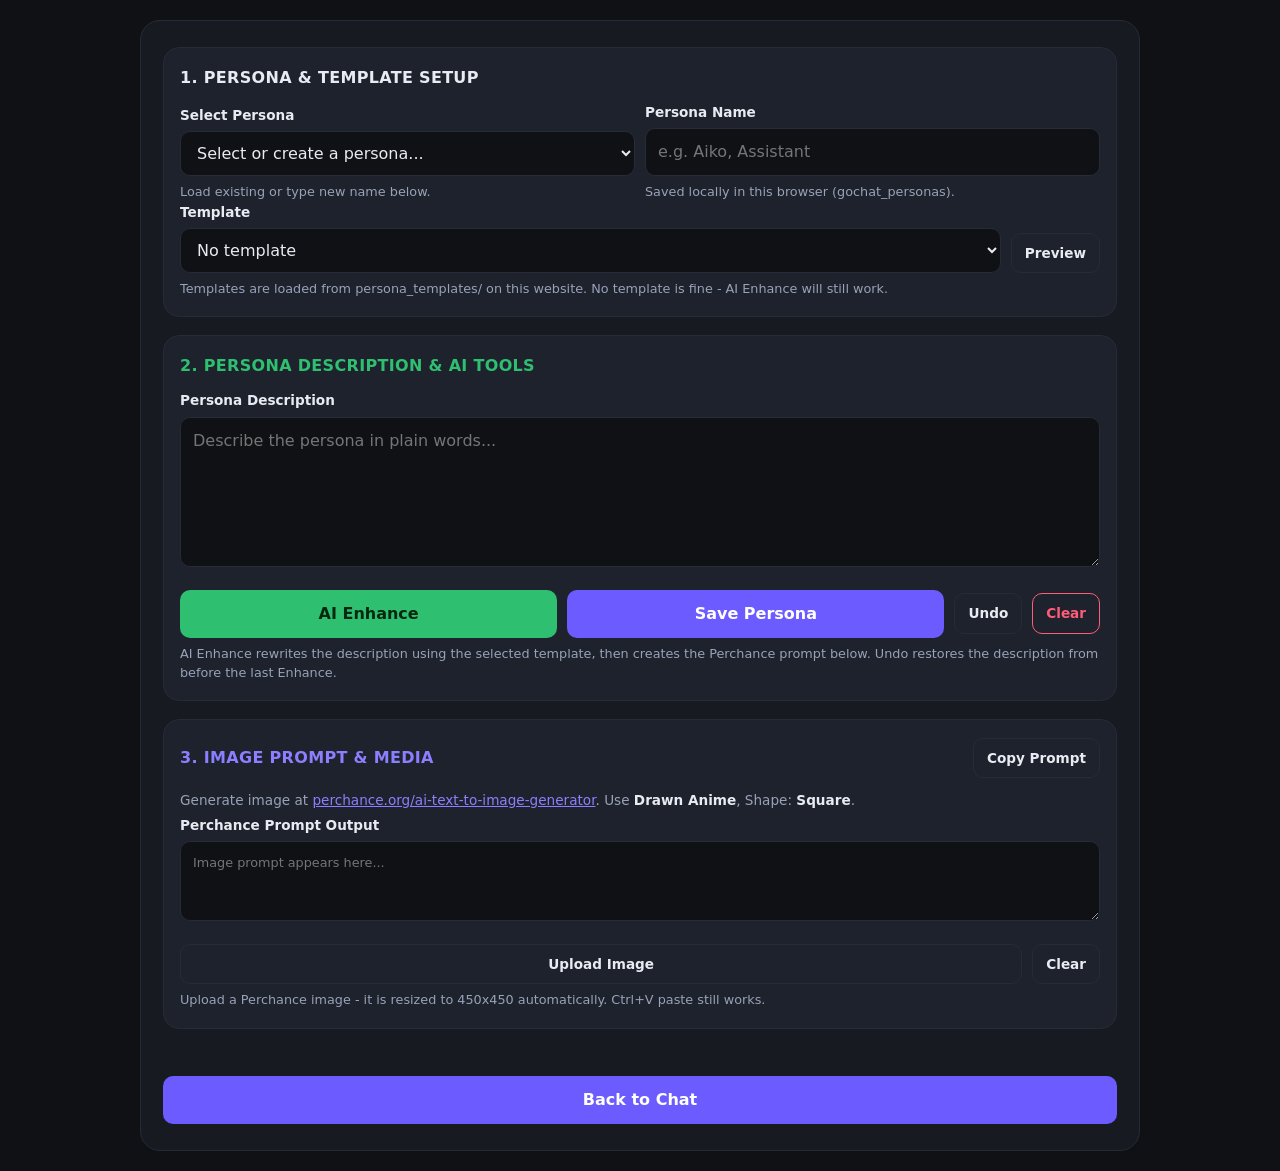
<file: chat/persona_maker.html>
<!DOCTYPE html>
<html lang="en">
<head>
  <meta charset="UTF-8">
  <meta name="viewport" content="width=device-width, initial-scale=1, viewport-fit=cover">
  <title>Persona Maker — Character XI</title>
  <link rel="stylesheet" href="charxi_online.css?v=2">
  <style>
    /* Persona Maker — styles only; all theme colours / fonts come from charxi_online.css. */
    #makerView{min-height:100dvh;display:flex;align-items:flex-start;justify-content:center;padding:20px 14px;overflow-y:auto}
    .makerCard{width:100%;max-width:1000px;background:var(--panel);border:1px solid var(--line);border-radius:20px;padding:26px 22px;margin:auto 0}
    .section{background:var(--panel2);border:1px solid var(--line);border-radius:var(--rad);padding:18px 16px;margin-bottom:18px}
    .sectionHead{display:flex;align-items:center;gap:8px;margin-bottom:12px}
    .sectionHead h2{font-size:1em;letter-spacing:.02em}
    .sectionGreen h2{color:var(--ok)}
    .sectionBlue h2{color:var(--acc2)}
    .sectionHead .spacer{flex:1}
    .section label{display:block;font-weight:600;font-size:.85em;margin:14px 0 6px}
    .section label:first-of-type{margin-top:0}
    .section input[type=text],.section select,.section textarea{width:100%;background:var(--bg);border:1px solid var(--line);border-radius:10px;padding:11px 12px;outline:none}
    .section textarea{min-height:150px;resize:vertical;font-family:inherit}
    .section textarea.small{min-height:80px}
    .section input:focus,.section select:focus,.section textarea:focus{border-color:var(--acc)}
    .helpText{font-size:.8em;color:var(--mut);margin-top:6px}
    .fieldRow{display:flex;gap:10px;align-items:flex-end;flex-wrap:wrap}
    .fieldRow>div{flex:1;min-width:220px}
    .btnRow{display:flex;gap:10px;flex-wrap:wrap;margin-top:16px;align-items:center}
    .btnRow .btn{width:auto;margin-top:0}
    .btnEnhance{flex:1;min-width:200px;background:var(--ok);color:#06280f}
    .btnEnhance:hover:not(:disabled){background:#46d387}
    .btnSave{flex:1;min-width:200px}
    .btn.sm{padding:9px 13px;font-size:.85em}
    .btn.sm.danger{background:var(--panel2);border:1px solid var(--err);color:var(--err)}
    #templatePreview{background:var(--bg);border:1px dashed var(--line);border-radius:10px;padding:12px;max-height:240px;overflow:auto;font-size:.8em;color:var(--mut);white-space:pre-wrap;margin-top:10px;display:none}
    #templatePreview.show{display:block}
    #imgPreview{width:160px;height:160px;object-fit:cover;border-radius:12px;border:1px solid var(--line);display:none;margin-top:12px}
    #imgPreview.show{display:block}
    #makerMsg{margin-top:14px;font-size:.88em;min-height:1.2em;color:var(--mut);text-align:center}
    #makerMsg.ok{color:var(--ok)}
    #makerMsg.err{color:var(--err)}
    #backToChatBtn{margin-top:12px}
    .perchanceNote{font-size:.85em;color:var(--mut);margin:10px 0 4px;white-space:nowrap;overflow-x:auto}
    .perchanceNote a{color:var(--acc2)}
    .perchanceNote b{color:var(--txt)}
  </style>
</head>
<body>
<!-- ============ PERSONA MAKER ============ -->
<section id="makerView">
  <div class="makerCard">

    <!-- Card 1: Persona Selection & Template -->
    <div class="section">
      <div class="sectionHead"><h2>1. PERSONA &amp; TEMPLATE SETUP</h2></div>
      <div class="fieldRow">
        <div>
          <label for="personaSel">Select Persona</label>
          <select id="personaSel"><option value="">Select or create a persona...</option></select>
          <p class="helpText">Load existing or type new name below.</p>
        </div>
        <div>
          <label for="personaName">Persona Name</label>
          <input type="text" id="personaName" placeholder="e.g. Aiko, Assistant">
          <p class="helpText">Saved locally in this browser (gochat_personas).</p>
        </div>
      </div>

      <label for="templateSel">Template</label>
      <div class="fieldRow">
        <div>
          <select id="templateSel"><option value="">No template</option></select>
        </div>
        <button class="btn ghost sm" id="previewTemplateBtn" type="button">Preview</button>
      </div>
      <div id="templatePreview" aria-live="polite"></div>
      <p class="helpText">Templates are loaded from persona_templates/ on this website. No template is fine - AI Enhance will still work.</p>
    </div>

    <!-- Card 2: Persona Description & AI Tools -->
    <div class="section sectionGreen">
      <div class="sectionHead"><h2>2. PERSONA DESCRIPTION &amp; AI TOOLS</h2></div>
      <label for="personaDesc">Persona Description</label>
      <textarea id="personaDesc" placeholder="Describe the persona in plain words..."></textarea>

      <div class="btnRow">
        <button class="btn btnEnhance" id="enhanceBtn" type="button">AI Enhance</button>
        <button class="btn btnSave" id="savePersonaBtn" type="button">Save Persona</button>
        <button class="btn ghost sm" id="undoPersonaBtn" type="button">Undo</button>
        <button class="btn sm danger" id="clearBtn" type="button">Clear</button>
      </div>
      <p class="helpText">AI Enhance rewrites the description using the selected template, then creates the Perchance prompt below. Undo restores the description from before the last Enhance.</p>
    </div>

    <!-- Card 3: Image Prompt & Media -->
    <div class="section sectionBlue">
      <div class="sectionHead">
        <h2>3. IMAGE PROMPT &amp; MEDIA</h2>
        <div class="spacer"></div>
        <button class="btn ghost sm" id="copyPerchanceBtn" type="button">Copy Prompt</button>
      </div>

      <p class="perchanceNote">
        Generate image at <a href="https://perchance.org/ai-text-to-image-generator" target="_blank" rel="noopener noreferrer">perchance.org/ai-text-to-image-generator</a>. Use <b>Drawn Anime</b>, Shape: <b>Square</b>.
      </p>

      <label for="perchancePrompt">Perchance Prompt Output</label>
      <textarea id="perchancePrompt" class="small" placeholder="Image prompt appears here..."></textarea>

      <div class="btnRow">
        <button class="btn ghost sm" id="uploadImageBtn" type="button" style="flex:1">Upload Image</button>
        <button class="btn ghost sm" id="clearImageBtn" type="button">Clear</button>
      </div>
      <input type="file" id="imageUploadInput" accept="image/*" hidden>
      <img id="imgPreview" alt="Persona image preview">
      <div id="imgMeta" class="helpText"></div>
      <p class="helpText">Upload a Perchance image - it is resized to 450x450 automatically. Ctrl+V paste still works.</p>
    </div>

    <div id="makerMsg" aria-live="polite"></div>
    <button class="btn" id="backToChatBtn" type="button">Back to Chat</button>
  </div>
</section>

<script src="persona_maker.js?v=2"></script>
</body>
</html>
</file>
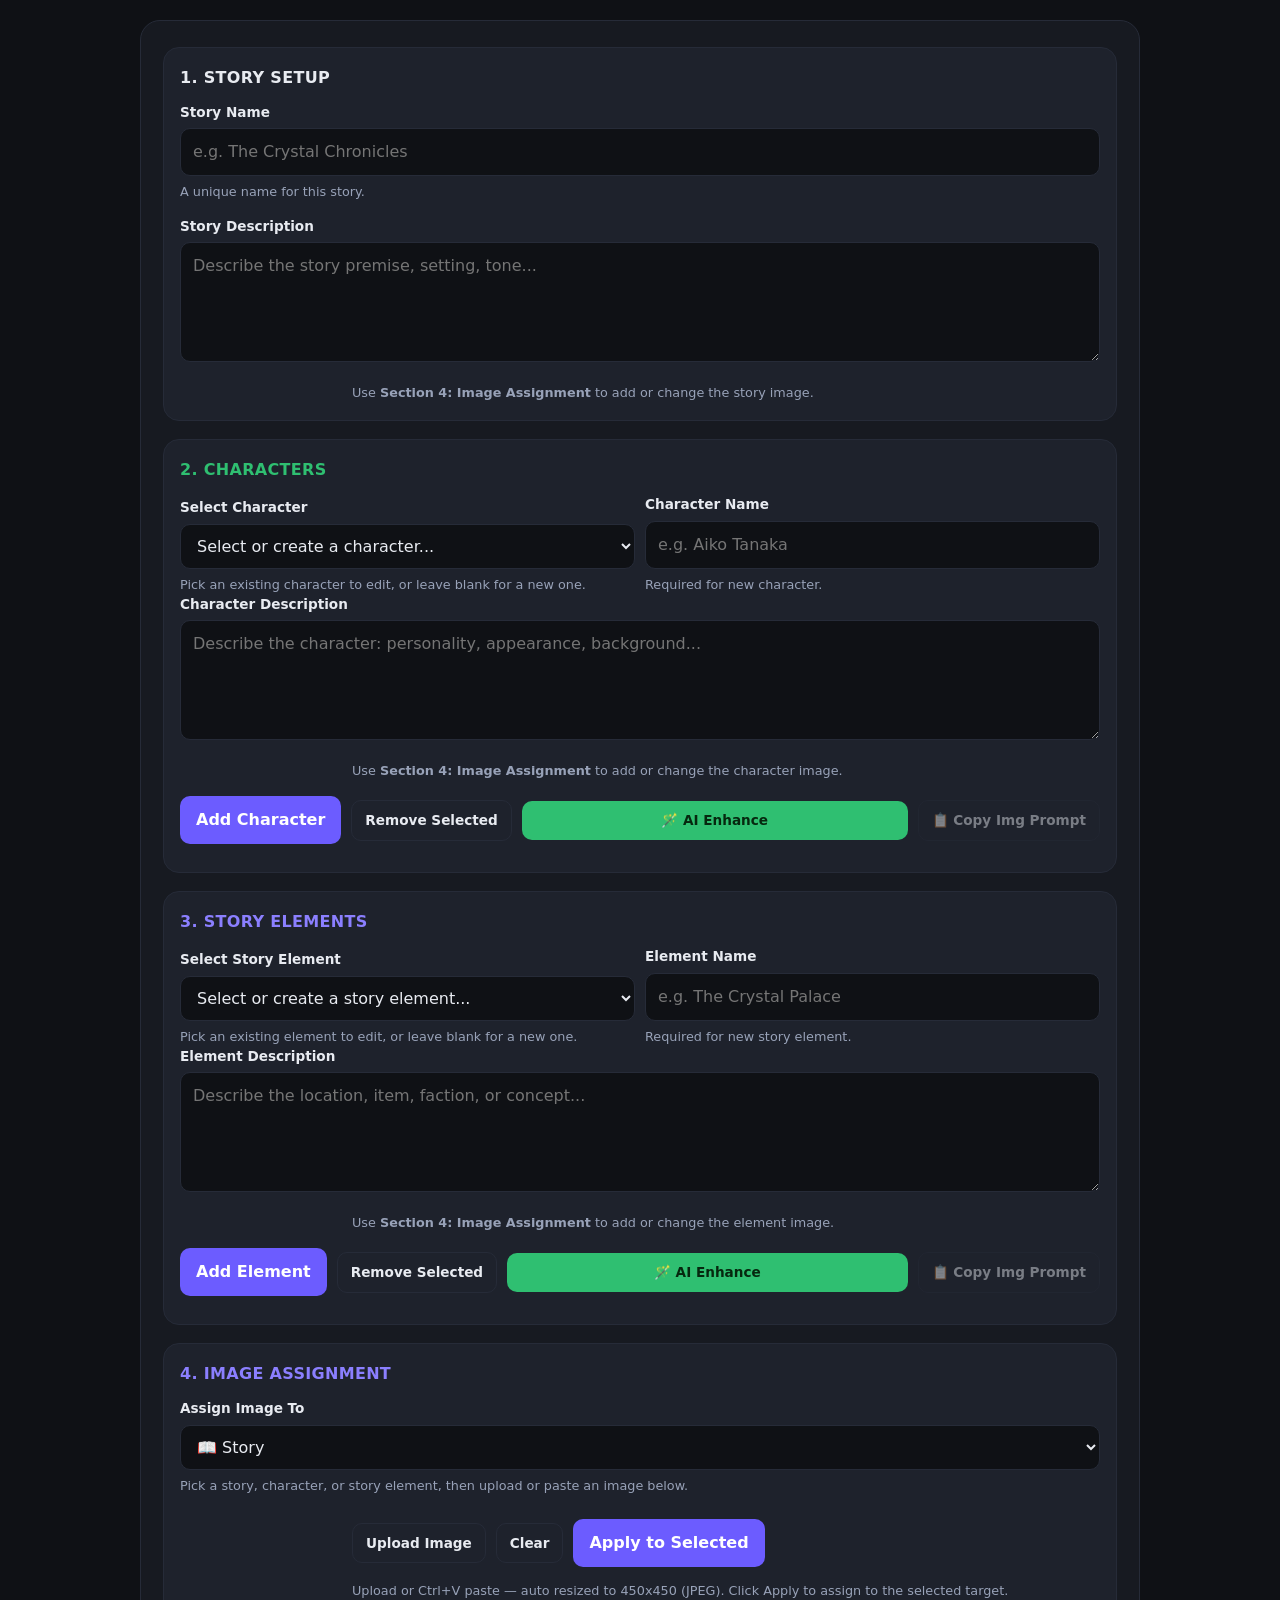
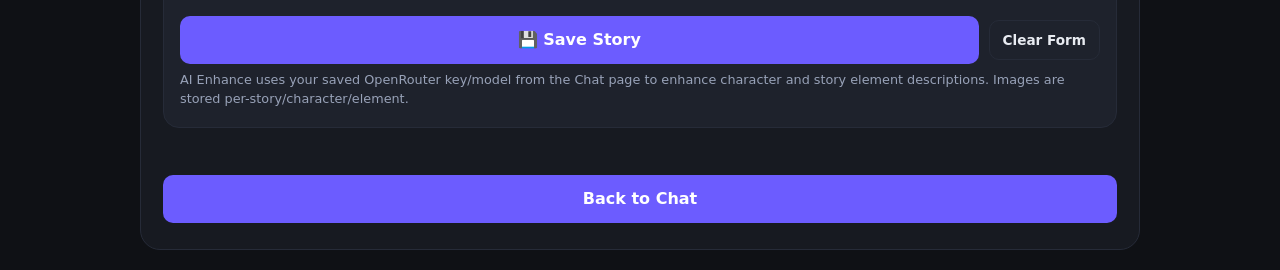
<file: chat/story_creator.html>
<!DOCTYPE html>
<html lang="en">
<head>
  <meta charset="UTF-8">
  <meta name="viewport" content="width=device-width, initial-scale=1, viewport-fit=cover">
  <title>Story Creator — Character XI</title>
  <link rel="stylesheet" href="charxi_online.css?v=2">
  <style>
    #makerView{min-height:100dvh;display:flex;align-items:flex-start;justify-content:center;padding:20px 14px;overflow-y:auto}
    .makerCard{width:100%;max-width:1000px;background:var(--panel);border:1px solid var(--line);border-radius:20px;padding:26px 22px;margin:auto 0}
    .section{background:var(--panel2);border:1px solid var(--line);border-radius:var(--rad);padding:18px 16px;margin-bottom:18px}
    .sectionHead{display:flex;align-items:center;gap:8px;margin-bottom:12px}
    .sectionHead h2{font-size:1em;letter-spacing:.02em}
    .sectionGreen h2{color:var(--ok)}
    .sectionBlue h2{color:var(--acc2)}
    .sectionPurple h2{color:var(--acc2)}
    .sectionHead .spacer{flex:1}
    .section label{display:block;font-weight:600;font-size:.85em;margin:14px 0 6px}
    .section label:first-of-type{margin-top:0}
    .section input[type=text],.section select,.section textarea{width:100%;background:var(--bg);border:1px solid var(--line);border-radius:10px;padding:11px 12px;outline:none}
    .section textarea{min-height:120px;resize:vertical;font-family:inherit}
    .section textarea.small{min-height:80px}
    .section input:focus,.section select:focus,.section textarea:focus{border-color:var(--acc)}
    .helpText{font-size:.8em;color:var(--mut);margin-top:6px}
    .fieldRow{display:flex;gap:10px;align-items:flex-end;flex-wrap:wrap}
    .fieldRow>div{flex:1;min-width:220px}
    .btnRow{display:flex;gap:10px;flex-wrap:wrap;margin-top:16px;align-items:center}
    .btnRow .btn{width:auto;margin-top:0}
    .btnEnhance{flex:1;min-width:200px;background:var(--ok);color:#06280f}
    .btnEnhance:hover:not(:disabled){background:#46d387}
    .btnSave{flex:1;min-width:200px}
    .btn.sm{padding:9px 13px;font-size:.85em}
    .btn.sm.danger{background:var(--panel2);border:1px solid var(--err);color:var(--err)}
    #charImgPreview,#elemImgPreview,#storyImgPreview,#assignImgPreview{width:160px;height:160px;object-fit:cover;border-radius:12px;border:1px solid var(--line);display:none;margin-top:12px}
    #charImgPreview.show,#elemImgPreview.show,#storyImgPreview.show,#assignImgPreview.show{display:block}
    #makerMsg{margin-top:14px;font-size:.88em;min-height:1.2em;color:var(--mut);text-align:center}
    #makerMsg.ok{color:var(--ok)}
    #makerMsg.err{color:var(--err)}
    #backToChatBtn{margin-top:12px}
    .perchanceNote{font-size:.85em;color:var(--mut);margin:10px 0 4px;white-space:nowrap;overflow-x:auto}
    .perchanceNote a{color:var(--acc2)}
    .perchanceNote b{color:var(--txt)}
    .imageArea{display:flex;gap:12px;align-items:flex-start;flex-wrap:wrap;margin-top:8px}
    .imagePreviewWrap{flex:0 0 160px}
    .imageControls{flex:1;display:flex;flex-direction:column;gap:8px}
    .applyRow{display:flex;gap:10px;flex-wrap:wrap;align-items:flex-end;margin-top:10px}
    .applyRow>div{flex:1;min-width:200px}
    .storyChildList{display:flex;flex-direction:column;gap:8px;margin-top:10px}
    .storyChildItem{display:flex;align-items:center;gap:8px;background:var(--bg);border:1px solid var(--line);border-radius:10px;padding:10px 12px}
    .storyChildItem img{width:40px;height:40px;object-fit:cover;border-radius:8px;border:1px solid var(--line);flex-shrink:0}
    .storyChildInfo{flex:1;min-width:0}
    .storyChildName{font-weight:600;white-space:nowrap;overflow:hidden;text-overflow:ellipsis}
    .storyChildDesc{font-size:.8em;color:var(--mut);white-space:nowrap;overflow:hidden;text-overflow:ellipsis}
    .storyChildActions{display:flex;gap:6px}
    .storyChildActions .btn.sm{padding:6px 10px;font-size:.75em}
  </style>
</head>
<body>
<!-- ============ STORY CREATOR ============ -->
<section id="makerView">
  <div class="makerCard">

    <!-- Section 1: Story Setup -->
    <div class="section">
      <div class="sectionHead"><h2>1. STORY SETUP</h2></div>
      <label for="storyName">Story Name</label>
      <input type="text" id="storyName" placeholder="e.g. The Crystal Chronicles">
      <p class="helpText">A unique name for this story.</p>

      <label for="storyDesc">Story Description</label>
      <textarea id="storyDesc" placeholder="Describe the story premise, setting, tone..."></textarea>

      <div class="imageArea">
        <div class="imagePreviewWrap">
          <img id="storyImgPreview" alt="Story image preview">
          <div id="storyImgMeta" class="helpText"></div>
        </div>
        <div class="imageControls">
          <p class="helpText">Use <b>Section 4: Image Assignment</b> to add or change the story image.</p>
        </div>
      </div>
    </div>

    <!-- Section 2: Characters -->
    <div class="section sectionGreen">
      <div class="sectionHead">
        <h2>2. CHARACTERS</h2>
      </div>

      <div class="fieldRow">
        <div>
          <label for="charSel">Select Character</label>
          <select id="charSel"><option value="">Select or create a character...</option></select>
          <p class="helpText">Pick an existing character to edit, or leave blank for a new one.</p>
        </div>
        <div>
          <label for="charName">Character Name</label>
          <input type="text" id="charName" placeholder="e.g. Aiko Tanaka">
          <p class="helpText">Required for new character.</p>
        </div>
      </div>

      <label for="charDesc">Character Description</label>
      <textarea id="charDesc" placeholder="Describe the character: personality, appearance, background..."></textarea>

      <div class="imageArea">
        <div class="imagePreviewWrap">
          <img id="charImgPreview" alt="Character image preview">
          <div id="charImgMeta" class="helpText"></div>
        </div>
        <div class="imageControls">
          <p class="helpText">Use <b>Section 4: Image Assignment</b> to add or change the character image.</p>
        </div>
      </div>

      <div class="btnRow">
        <button class="btn" id="addCharBtn" type="button">Add Character</button>
        <button class="btn ghost sm" id="removeCharBtn" type="button">Remove Selected</button>
<button class="btn btnEnhance sm" id="enhanceCharBtn" type="button" title="AI Enhance the selected character">🪄 AI Enhance</button>
        <button class="btn ghost sm" id="copyCharPromptBtn" type="button" title="Copy the generated character image prompt" disabled>📋 Copy Img Prompt</button>
</div>

      <div id="charList" class="storyChildList"></div>

      <!-- Hidden storage for generated image prompts -->
      <textarea id="charImagePrompt" hidden></textarea>
    </div>

    <!-- Section 3: Story Elements -->
    <div class="section sectionBlue">
      <div class="sectionHead">
        <h2>3. STORY ELEMENTS</h2>
      </div>

      <div class="fieldRow">
        <div>
          <label for="elemSel">Select Story Element</label>
          <select id="elemSel"><option value="">Select or create a story element...</option></select>
          <p class="helpText">Pick an existing element to edit, or leave blank for a new one.</p>
        </div>
        <div>
          <label for="elemName">Element Name</label>
          <input type="text" id="elemName" placeholder="e.g. The Crystal Palace">
          <p class="helpText">Required for new story element.</p>
        </div>
      </div>

      <label for="elemDesc">Element Description</label>
      <textarea id="elemDesc" placeholder="Describe the location, item, faction, or concept..."></textarea>

      <div class="imageArea">
        <div class="imagePreviewWrap">
          <img id="elemImgPreview" alt="Story element image preview">
          <div id="elemImgMeta" class="helpText"></div>
        </div>
        <div class="imageControls">
          <p class="helpText">Use <b>Section 4: Image Assignment</b> to add or change the element image.</p>
        </div>
      </div>

      <div class="btnRow">
        <button class="btn" id="addElemBtn" type="button">Add Element</button>
        <button class="btn ghost sm" id="removeElemBtn" type="button">Remove Selected</button>
        <button class="btn btnEnhance sm" id="enhanceElemBtn" type="button" title="AI Enhance the selected story element">🪄 AI Enhance</button>
        <button class="btn ghost sm" id="copyElemPromptBtn" type="button" title="Copy the generated element image prompt" disabled>📋 Copy Img Prompt</button>
      </div>

      <div id="elemList" class="storyChildList"></div>

      <!-- Hidden storage for generated image prompts -->
      <textarea id="elemImagePrompt" hidden></textarea>
    </div>

    <!-- Section 4: Image Assignment -->
    <div class="section sectionPurple">
      <div class="sectionHead"><h2>4. IMAGE ASSIGNMENT</h2></div>

      <label for="imageTargetSel">Assign Image To</label>
      <select id="imageTargetSel">
        <option value="story">📖 Story</option>
        <optgroup label="Characters"></optgroup>
        <optgroup label="Story Elements"></optgroup>
      </select>
      <p class="helpText">Pick a story, character, or story element, then upload or paste an image below.</p>

      <div class="imageArea">
        <div class="imagePreviewWrap">
          <img id="assignImgPreview" alt="Image preview">
          <div id="assignImgMeta" class="helpText"></div>
        </div>
        <div class="imageControls">
          <div class="btnRow">
            <button class="btn ghost sm" id="uploadAssignImageBtn" type="button">Upload Image</button>
            <button class="btn ghost sm" id="clearAssignImageBtn" type="button">Clear</button>
            <button class="btn" id="applyImageBtn" type="button">Apply to Selected</button>
          </div>
          <input type="file" id="assignImageUpload" accept="image/*" hidden>
          <p class="helpText">Upload or Ctrl+V paste — auto resized to 450x450 (JPEG). Click Apply to assign to the selected target.</p>
        </div>
      </div>

      <div class="btnRow">
        <button class="btn btnSave" id="saveStoryBtn" type="button">💾 Save Story</button>
        <button class="btn ghost sm" id="clearBtn" type="button">Clear Form</button>
      </div>

      <p class="helpText">AI Enhance uses your saved OpenRouter key/model from the Chat page to enhance character and story element descriptions. Images are stored per-story/character/element.</p>
    </div>

    <div id="makerMsg" aria-live="polite"></div>
    <button class="btn" id="backToChatBtn" type="button">Back to Chat</button>
  </div>
</section>

<script src="story_creator.js?v=1"></script>
</body>
</html>
</file>
<file: charxi_online.css>
/* charxi_online.css - page styles for charxi_online.html (split out of the inline <style> block). */
:root{--fs:16px;--bg:#0f1115;--panel:#171a21;--panel2:#1e222c;--line:#262b38;--txt:#e8ebf1;--mut:#98a2b8;--acc:#6c5cff;--acc2:#8b7fff;--ok:#2fbf71;--err:#ff5c7a;--rad:16px}
*{box-sizing:border-box;margin:0;padding:0}
html,body{height:100%}
body{font-family:system-ui,-apple-system,"Segoe UI",Roboto,sans-serif;background:var(--bg);color:var(--txt);font-size:var(--fs);line-height:1.5;-webkit-tap-highlight-color:transparent}
button,input,select,textarea{font:inherit;color:inherit}
button{cursor:pointer;border:none}
.hidden{display:none!important}
::-webkit-scrollbar{width:8px;height:8px}::-webkit-scrollbar-thumb{background:#2e3444;border-radius:4px}
/* setup */
#setupView{min-height:100dvh;display:flex;align-items:flex-start;justify-content:center;padding:20px 14px;overflow-y:auto}
.card{width:100%;max-width:560px;background:var(--panel);border:1px solid var(--line);border-radius:20px;padding:26px 22px;margin:auto 0}
.card h1{font-size:1.5em;margin-bottom:4px}
.card .sub{color:var(--mut);font-size:.9em;margin-bottom:20px}
.card label{display:block;font-weight:600;font-size:.85em;margin:16px 0 6px}
.card input[type=password],.card input[type=text],.card input[type=url],.card select,.card textarea{width:100%;background:var(--panel2);border:1px solid var(--line);border-radius:10px;padding:11px 12px;outline:none}
.card input:focus,.card select:focus{border-color:var(--acc)}
.btn{background:var(--acc);color:#fff;font-weight:700;border-radius:10px;padding:12px 16px;width:100%;margin-top:18px;transition:.15s}
.btn:hover:not(:disabled){background:var(--acc2)}.btn:disabled{opacity:.45;cursor:not-allowed}
.btn.ghost{background:var(--panel2);border:1px solid var(--line);color:var(--txt);width:auto;margin-top:0;padding:10px 14px}
.btn.danger{background:transparent;border:1px solid var(--err);color:var(--err);width:auto;margin-top:0;padding:10px 14px}
#modelList{max-height:190px;overflow-y:auto;background:var(--panel2);border:1px solid var(--line);border-radius:10px;margin-top:8px}
#modelList button{display:block;width:100%;text-align:left;background:none;padding:9px 12px;font-size:.85em;border-bottom:1px solid var(--line)}
#modelList button:last-child{border-bottom:none}
#modelList button.sel{background:var(--acc);color:#fff}
#modelList .empty{padding:12px;color:var(--mut);font-size:.85em}
#setupMsg{margin-top:12px;font-size:.88em;min-height:1.2em;color:var(--mut)}
#setupMsg.err{color:var(--err)}#setupMsg.ok{color:var(--ok)}
input[type=range]{width:100%;accent-color:var(--acc)}
.card .check{display:flex;align-items:center;gap:10px;font-weight:600;font-size:.85em;margin:16px 0 0;cursor:pointer}
.card .check input{width:18px;height:18px;margin:0;flex:none;accent-color:var(--acc);cursor:pointer}
#fsPreview{background:var(--panel2);border:1px dashed var(--line);border-radius:10px;padding:10px 12px;margin-top:8px}
.small{font-size:.8em;color:var(--mut)}
.keyrow{display:flex;gap:8px}.keyrow input{flex:1}.keyrow .btn{width:auto;margin-top:0}
/* chat */
#chatView{display:flex;height:100dvh;overflow:hidden}
#overlay{position:fixed;inset:0;background:rgba(0,0,0,.55);z-index:15;opacity:0;pointer-events:none;transition:.2s}
#overlay.show{opacity:1;pointer-events:auto}
#sidebar{width:290px;min-width:290px;background:var(--panel);border-right:1px solid var(--line);display:flex;flex-direction:column;z-index:20}
#sidebar header{padding:14px;border-bottom:1px solid var(--line)}
#sidebar header h2{font-size:1em}
#sidebar .findRolesLink{display:block;margin-top:10px;padding:9px 12px;border-radius:10px;background:var(--acc);color:#fff;text-align:center;text-decoration:none;font-weight:700}
#sidebar .findRolesLink:hover{background:var(--acc2)}
#sidebar .findRolesLink:focus-visible{outline:2px solid #fff;outline-offset:2px}
#roleList{flex:1;overflow-y:auto;padding:8px}
.roleItem{display:flex;gap:10px;align-items:center;width:100%;text-align:left;background:none;padding:9px;border-radius:12px;border:1px solid transparent}
.roleItem:hover{background:var(--panel2)}.roleItem.active{background:var(--panel2);border-color:var(--acc)}
.roleItem img{width:44px;height:44px;border-radius:50%;object-fit:cover;background:#333;flex:none}
.roleItem .avaFallback{width:44px;height:44px;border-radius:50%;background:linear-gradient(135deg,var(--acc),#35c3e8);display:flex;align-items:center;justify-content:center;font-weight:800;flex:none}
.roleItem .meta{min-width:0;flex:1}
.roleItem .rname{font-weight:700;white-space:nowrap;overflow:hidden;text-overflow:ellipsis}
.roleItem .rprev{font-size:.8em;color:var(--mut);white-space:nowrap;overflow:hidden;text-overflow:ellipsis}
.badge{font-size:.68em;font-weight:700;text-transform:uppercase;letter-spacing:.04em;padding:2px 7px;border-radius:99px;background:#2a2f42;color:var(--mut);flex:none}
.badge.story{background:#3a2a12;color:#ffb84d}
#addRole{padding:12px;border-top:1px solid var(--line)}
#addRole input{width:100%;background:var(--panel2);border:1px solid var(--line);border-radius:10px;padding:9px 11px;font-size:.85em;margin-bottom:8px;outline:none}
#addRoleMsg{font-size:.8em;color:var(--err);min-height:1em;margin-top:6px}
#main{flex:1;display:flex;flex-direction:column;min-width:0}
#chatHeader{display:flex;align-items:center;gap:10px;padding:10px 14px;border-bottom:1px solid var(--line);background:var(--panel)}
#chatHeader img{width:38px;height:38px;border-radius:50%;object-fit:cover}
#chatHeader .title{flex:1;min-width:0}
#chatHeader .title b{display:block;white-space:nowrap;overflow:hidden;text-overflow:ellipsis}
#chatHeader .title span{font-size:.78em;color:var(--mut);display:block;white-space:nowrap;overflow:hidden;text-overflow:ellipsis}
.iconBtn{background:var(--panel2);border:1px solid var(--line);border-radius:10px;padding:8px 11px;font-size:.85em}
#menuBtn{display:none}
#messages{flex:1;overflow-y:auto;padding:16px 14px;display:flex;flex-direction:column;gap:12px}
.msg{max-width:82%;padding:11px 14px;border-radius:var(--rad);white-space:pre-wrap;word-break:break-word;animation:pop .18s ease}
@keyframes pop{from{opacity:0;transform:translateY(4px)}to{opacity:1}}
.msg.user{align-self:flex-end;background:var(--acc);color:#fff;border-bottom-right-radius:4px}
.msg.ai{align-self:flex-start;background:var(--panel2);border:1px solid var(--line);border-bottom-left-radius:4px}
.msg.sys{align-self:flex-start;background:transparent;border:1px dashed var(--line);color:var(--mut);font-size:.85em;max-width:95%;text-align:left}
.msg.err{align-self:center;background:rgba(255,92,122,.12);border:1px solid var(--err);color:#ffb3c1;font-size:.88em;max-width:95%}
.typing{align-self:flex-start;color:var(--mut);font-size:.85em}
.emptyState{align-self:center;color:var(--mut);text-align:center;margin-top:15dvh;padding:0 20px}
.emptyState img{width:90px;height:90px;border-radius:50%;object-fit:cover;margin-bottom:12px}
/* markdown rendering in assistant messages */
.msg.ai p{margin:.3em 0}
.msg.ai strong{font-weight:700}
.msg.ai em{font-style:italic}
.msg.ai del{opacity:.6;text-decoration:line-through}
.msg.ai code{background:var(--bg);color:var(--acc);padding:.1em .3em;border-radius:4px;font-size:.9em}
.msg.ai pre{background:var(--bg);border:1px solid var(--line);border-radius:8px;padding:12px;overflow-x:auto;margin:.5em 0}
.msg.ai pre code{background:none;color:var(--txt);padding:0;font-size:.85em;line-height:1.5}
.msg.ai blockquote{border-left:3px solid var(--acc);padding-left:12px;margin:.5em 0;color:var(--mut);font-style:italic}
.msg.ai h1,.msg.ai h2,.msg.ai h3{margin:.5em 0 .3em;color:var(--acc)}
.msg.ai hr{border:none;border-top:1px solid var(--line);margin:1em 0}
.msg.ai a{color:var(--acc2);text-decoration:underline}
.msg.ai a:hover{color:var(--acc)}
.msg.ai audio{width:100%;margin-top:8px;display:block}
.msg.ai .voice-generating{color:var(--mut);font-size:.85em;margin-top:8px}
#composer{border-top:1px solid var(--line);padding:10px 12px calc(10px + env(safe-area-inset-bottom));background:var(--panel)}
.cmdHint{font-size:.75em;color:var(--mut);margin-bottom:7px}
.cmdHint code{background:var(--panel2);padding:1px 6px;border-radius:6px;border:1px solid var(--line)}
#composerRow{display:flex;gap:8px;align-items:flex-end}
#input{flex:1;background:var(--panel2);border:1px solid var(--line);border-radius:14px;padding:11px 13px;resize:none;max-height:130px;outline:none}
#input:focus{border-color:var(--acc)}
#sendBtn{background:var(--acc);color:#fff;border-radius:14px;padding:12px 18px;font-weight:700}
#sendBtn:disabled{opacity:.45;cursor:not-allowed}
@media(max-width:760px){
  #sidebar{position:fixed;top:0;left:0;height:100dvh;transform:translateX(-105%);transition:transform .25s;box-shadow:0 0 40px rgba(0,0,0,.5)}
  #sidebar.open{transform:translateX(0)}
  #menuBtn{display:block}
  .msg{max-width:92%}
  #chatHeader .title span{max-width:30vw}
}
</file>
<file: chat/charxi_online.css>
/* charxi_online.css - page styles for charxi_online.html (split out of the inline <style> block). */
:root{--fs:16px;--bg:#0f1115;--panel:#171a21;--panel2:#1e222c;--line:#262b38;--txt:#e8ebf1;--mut:#98a2b8;--acc:#6c5cff;--acc2:#8b7fff;--ok:#2fbf71;--err:#ff5c7a;--rad:16px}
*{box-sizing:border-box;margin:0;padding:0}
html,body{height:100%}
body{font-family:system-ui,-apple-system,"Segoe UI",Roboto,sans-serif;background:var(--bg);color:var(--txt);font-size:var(--fs);line-height:1.5;-webkit-tap-highlight-color:transparent}
button,input,select,textarea{font:inherit;color:inherit}
button{cursor:pointer;border:none}
.hidden{display:none!important}
::-webkit-scrollbar{width:8px;height:8px}::-webkit-scrollbar-thumb{background:#2e3444;border-radius:4px}
/* setup */
#setupView{min-height:100dvh;display:flex;align-items:flex-start;justify-content:center;padding:20px 14px;overflow-y:auto}
.card{width:100%;max-width:560px;background:var(--panel);border:1px solid var(--line);border-radius:20px;padding:26px 22px;margin:auto 0}
.card h1{font-size:1.5em;margin-bottom:4px}
.card .sub{color:var(--mut);font-size:.9em;margin-bottom:20px}
.card label{display:block;font-weight:600;font-size:.85em;margin:16px 0 6px}
.card input[type=password],.card input[type=text],.card input[type=url],.card select,.card textarea{width:100%;background:var(--panel2);border:1px solid var(--line);border-radius:10px;padding:11px 12px;outline:none}
.card input:focus,.card select:focus{border-color:var(--acc)}
.btn{background:var(--acc);color:#fff;font-weight:700;border-radius:10px;padding:12px 16px;width:100%;margin-top:18px;transition:.15s}
.btn:hover:not(:disabled){background:var(--acc2)}.btn:disabled{opacity:.45;cursor:not-allowed}
.btn.ghost{background:var(--panel2);border:1px solid var(--line);color:var(--txt);width:auto;margin-top:0;padding:10px 14px}
.btn.danger{background:transparent;border:1px solid var(--err);color:var(--err);width:auto;margin-top:0;padding:10px 14px}
#modelList{max-height:190px;overflow-y:auto;background:var(--panel2);border:1px solid var(--line);border-radius:10px;margin-top:8px}
#modelList button{display:block;width:100%;text-align:left;background:none;padding:9px 12px;font-size:.85em;border-bottom:1px solid var(--line)}
#modelList button:last-child{border-bottom:none}
#modelList button.sel{background:var(--acc);color:#fff}
#modelList .empty{padding:12px;color:var(--mut);font-size:.85em}
#setupMsg{margin-top:12px;font-size:.88em;min-height:1.2em;color:var(--mut)}
#setupMsg.err{color:var(--err)}#setupMsg.ok{color:var(--ok)}
input[type=range]{width:100%;accent-color:var(--acc)}
.card .check{display:flex;align-items:center;gap:10px;font-weight:600;font-size:.85em;margin:16px 0 0;cursor:pointer}
.card .check input{width:18px;height:18px;margin:0;flex:none;accent-color:var(--acc);cursor:pointer}
#fsPreview{background:var(--panel2);border:1px dashed var(--line);border-radius:10px;padding:10px 12px;margin-top:8px}
.small{font-size:.8em;color:var(--mut)}
.keyrow{display:flex;gap:8px}.keyrow input{flex:1}.keyrow .btn{width:auto;margin-top:0}
/* chat */
#chatView{display:flex;height:100dvh;overflow:hidden}
#overlay{position:fixed;inset:0;background:rgba(0,0,0,.55);z-index:15;opacity:0;pointer-events:none;transition:.2s}
#overlay.show{opacity:1;pointer-events:auto}
#sidebar{width:290px;min-width:290px;background:var(--panel);border-right:1px solid var(--line);display:flex;flex-direction:column;z-index:20}
#sidebar header{padding:14px;border-bottom:1px solid var(--line)}
#sidebar header h2{font-size:1em}
#sidebar .findRolesLink{display:block;margin-top:10px;padding:9px 12px;border-radius:10px;background:var(--acc);color:#fff;text-align:center;text-decoration:none;font-weight:700}
/* sidebar tabs */
.sideTabs{display:flex;gap:6px;margin-top:10px}
.sideTab{flex:1;background:var(--panel2);border:1px solid var(--line);color:var(--mut);padding:8px 12px;border-radius:10px;font-size:.85em;font-weight:600;transition:.15s}
.sideTab:hover:not(.active){background:var(--bg);color:var(--txt);border-color:var(--acc)}
.sideTab.active{background:var(--acc);border-color:var(--acc);color:#fff}
.pageMenu{margin-top:10px}
.pageMenu summary{padding:8px 12px;border:1px solid var(--line);border-radius:10px;background:var(--panel2);color:var(--txt);font-size:.85em;font-weight:600;cursor:pointer;list-style:none}
.pageMenu summary::-webkit-details-marker{display:none}
.pageMenu summary::after{content:"▾";float:right;color:var(--mut)}
.pageMenu[open] summary::after{content:"▴"}
.pageMenu summary:hover{border-color:var(--acc)}
.pageMenu summary:focus-visible,.pageMenu a:focus-visible{outline:2px solid var(--acc2);outline-offset:2px}
.pageMenu nav{display:grid;gap:4px;padding:6px 0 0}
.pageMenu a{display:block;padding:8px 12px;border-radius:8px;color:var(--mut);font-size:.85em;text-decoration:none}
.pageMenu a:hover{background:var(--panel2);color:var(--txt)}

#sidebar .findRolesLink:hover{background:var(--acc2)}
#sidebar .findRolesLink:focus-visible{outline:2px solid #fff;outline-offset:2px}
#roleList{flex:1;overflow-y:auto;padding:8px}
.roleItem{display:flex;gap:10px;align-items:center;width:100%;text-align:left;background:none;padding:9px;border-radius:12px;border:1px solid transparent}
.roleItem:hover{background:var(--panel2)}.roleItem.active{background:var(--panel2);border-color:var(--acc)}
.roleItem img{width:44px;height:44px;border-radius:50%;object-fit:cover;background:#333;flex:none}
.roleItem .avaFallback{width:44px;height:44px;border-radius:50%;background:linear-gradient(135deg,var(--acc),#35c3e8);display:flex;align-items:center;justify-content:center;font-weight:800;flex:none}
.roleItem .meta{min-width:0;flex:1}
.roleItem .rname{font-weight:700;white-space:nowrap;overflow:hidden;text-overflow:ellipsis}
.roleItem .rprev{font-size:.8em;color:var(--mut);white-space:nowrap;overflow:hidden;text-overflow:ellipsis}
.badge{font-size:.68em;font-weight:700;text-transform:uppercase;letter-spacing:.04em;padding:2px 7px;border-radius:99px;background:#2a2f42;color:var(--mut);flex:none}
.badge.story{background:#3a2a12;color:#ffb84d}
#storyList{flex:1;overflow-y:auto;padding:8px}
.storyGroup{border:1px solid transparent;border-radius:12px;margin-bottom:6px}
.storyGroup.expanded{background:var(--panel2);border-color:var(--line)}
.storyItem{display:flex;gap:10px;align-items:center;width:100%;text-align:left;background:none;padding:9px;border-radius:12px;border:1px solid transparent}
.storyItem:hover{background:var(--panel2)}.storyItem.active{background:var(--panel2);border-color:var(--acc)}
.storyItem img{width:44px;height:44px;border-radius:50%;object-fit:cover;background:#333;flex:none}
.storyChevron{margin-left:auto;color:var(--mut);font-size:.8em;flex:none;transition:transform .15s}
.storyGroup.expanded .storyChevron{transform:rotate(90deg)}
.storyChildren{padding:2px 8px 10px 18px;display:none}
.storyGroup.expanded .storyChildren{display:block}
.storyChild{display:flex;gap:10px;align-items:center;width:100%;text-align:left;background:none;padding:7px 9px;border-radius:10px;border:1px solid transparent;margin-bottom:2px}
.storyChild:hover{background:var(--bg)}.storyChild.active{background:var(--bg);border-color:var(--acc)}
.storyChild.selected{background:var(--panel2);border-color:var(--acc)}
.storyChild.selected:hover{background:var(--panel)}
.storyChild img{width:30px;height:30px;border-radius:50%;object-fit:cover;background:#333;flex:none}
.storyChild .avaFallback{width:30px;height:30px;border-radius:50%;background:linear-gradient(135deg,var(--acc),#35c3e8);display:flex;align-items:center;justify-content:center;font-weight:800;flex:none;font-size:.8em}
.storyChild .childIcon{width:30px;height:30px;border-radius:50%;background:var(--panel2);border:1px solid var(--line);display:flex;align-items:center;justify-content:center;font-size:.9em;flex:none}
.storyChild .meta{min-width:0;flex:1}
.storyChild .cname{font-weight:600;font-size:.92em;white-space:nowrap;overflow:hidden;text-overflow:ellipsis}
.storyChild .cprev{font-size:.75em;color:var(--mut);white-space:nowrap;overflow:hidden;text-overflow:ellipsis}
.emptyStateSide{padding:18px;text-align:center;font-size:.85em;color:var(--mut)}
#addRole{padding:12px;border-top:1px solid var(--line)}

/* context menu for delete */
.roleItem, .storyItem, .storyChild{position:relative}
.delBtn{display:none;background:none;border:none;color:var(--mut);font-size:1.1em;padding:2px 8px;cursor:pointer;opacity:0;transition:opacity .15s}
.roleItem:hover .delBtn, .storyItem:hover .delBtn, .storyChild:hover .delBtn{display:block;opacity:1}
.delBtn:focus-visible{outline:2px solid var(--acc);outline-offset:2px;border-radius:4px}
.ctxMenu{position:fixed;background:var(--panel);border:1px solid var(--line);border-radius:10px;padding:4px;box-shadow:0 8px 24px rgba(0,0,0,.4);z-index:100;min-width:200px}
.ctxMenu button{display:block;width:100%;text-align:left;background:none;border:none;padding:8px 12px;border-radius:6px;color:var(--txt);font-size:.85em;cursor:pointer}
.ctxMenu button:hover{background:var(--panel2)}
.ctxMenu button.danger{color:var(--err)}
.ctxMenu hr{border:none;border-top:1px solid var(--line);margin:4px 0}
@media(max-width:760px){
  .delBtn{display:block;opacity:1}
}
#addRole input{width:100%;background:var(--panel2);border:1px solid var(--line);border-radius:10px;padding:9px 11px;font-size:.85em;margin-bottom:8px;outline:none}
#addRoleMsg{font-size:.8em;color:var(--err);min-height:1em;margin-top:6px}
#main{flex:1;display:flex;flex-direction:column;min-width:0}
#chatHeader{display:flex;align-items:center;gap:10px;padding:10px 14px;border-bottom:1px solid var(--line);background:var(--panel)}
#voiceCtl{display:flex;align-items:center;gap:6px}
#voiceSpeed{width:110px;accent-color:var(--acc)}
#voiceSpeed:disabled{opacity:.45;cursor:not-allowed}
#voiceHdrBtn[aria-pressed="true"]{border-color:var(--acc);color:var(--acc2)}
#chatHeader img{width:38px;height:38px;border-radius:50%;object-fit:cover}
#chatHeader .title{flex:1;min-width:0}
#chatHeader .title b{display:block;white-space:nowrap;overflow:hidden;text-overflow:ellipsis}
#chatHeader .title span{font-size:.78em;color:var(--mut);display:block;white-space:nowrap;overflow:hidden;text-overflow:ellipsis}
.iconBtn{background:var(--panel2);border:1px solid var(--line);border-radius:10px;padding:8px 11px;font-size:.85em}
#menuBtn{display:none}
#messages{flex:1;overflow-y:auto;padding:16px 14px;display:flex;flex-direction:column;gap:12px}
.msg{max-width:82%;padding:11px 14px;border-radius:var(--rad);white-space:pre-wrap;word-break:break-word;animation:pop .18s ease}
@keyframes pop{from{opacity:0;transform:translateY(4px)}to{opacity:1}}
.msg.user{align-self:flex-end;background:var(--acc);color:#fff;border-bottom-right-radius:4px}
.msg.ai{align-self:flex-start;background:var(--panel2);border:1px solid var(--line);border-bottom-left-radius:4px}
.msg.sys{align-self:flex-start;background:transparent;border:1px dashed var(--line);color:var(--mut);font-size:.85em;max-width:95%;text-align:left}
.msg.err{align-self:center;background:rgba(255,92,122,.12);border:1px solid var(--err);color:#ffb3c1;font-size:.88em;max-width:95%}
.typing{align-self:flex-start;color:var(--mut);font-size:.85em}
.emptyState{align-self:center;color:var(--mut);text-align:center;margin-top:15dvh;padding:0 20px}
.emptyState img{width:90px;height:90px;border-radius:50%;object-fit:cover;margin-bottom:12px}
/* markdown rendering in assistant messages */
.msg.ai p{margin:.3em 0}
.msg.ai strong{font-weight:700}
.msg.ai em{font-style:italic}
.msg.ai del{opacity:.6;text-decoration:line-through}
.msg.ai code{background:var(--bg);color:var(--acc);padding:.1em .3em;border-radius:4px;font-size:.9em}
.msg.ai pre{background:var(--bg);border:1px solid var(--line);border-radius:8px;padding:12px;overflow-x:auto;margin:.5em 0}
.msg.ai pre code{background:none;color:var(--txt);padding:0;font-size:.85em;line-height:1.5}
.msg.ai blockquote{border-left:3px solid var(--acc);padding-left:12px;margin:.5em 0;color:var(--mut);font-style:italic}
.msg.ai h1,.msg.ai h2,.msg.ai h3{margin:.5em 0 .3em;color:var(--acc)}
.msg.ai hr{border:none;border-top:1px solid var(--line);margin:1em 0}
.msg.ai a{color:var(--acc2);text-decoration:underline}
.msg.ai a:hover{color:var(--acc)}
.msg.ai audio{width:100%;margin-top:8px;display:block}
.msg.ai .voice-generating{color:var(--mut);font-size:.85em;margin-top:8px}
#composer{border-top:1px solid var(--line);padding:10px 12px calc(10px + env(safe-area-inset-bottom));background:var(--panel)}
.cmdHint{font-size:.75em;color:var(--mut);margin-bottom:7px}
.cmdHint code{background:var(--panel2);padding:1px 6px;border-radius:6px;border:1px solid var(--line)}
#composerRow{display:flex;gap:8px;align-items:flex-end}
#input{flex:1;background:var(--panel2);border:1px solid var(--line);border-radius:14px;padding:11px 13px;resize:none;max-height:130px;outline:none}
#input:focus{border-color:var(--acc)}
#sendBtn{background:var(--acc);color:#fff;border-radius:14px;padding:12px 18px;font-weight:700}
#sendBtn:disabled{opacity:.45;cursor:not-allowed}
@media(max-width:760px){
  #sidebar{position:fixed;top:0;left:0;height:100dvh;transform:translateX(-105%);transition:transform .25s;box-shadow:0 0 40px rgba(0,0,0,.5)}
  #sidebar.open{transform:translateX(0)}
  #menuBtn{display:block}
  .msg{max-width:92%}
  #chatHeader .title span{max-width:30vw}
  #voiceCtl{display:none}
}
</file>
